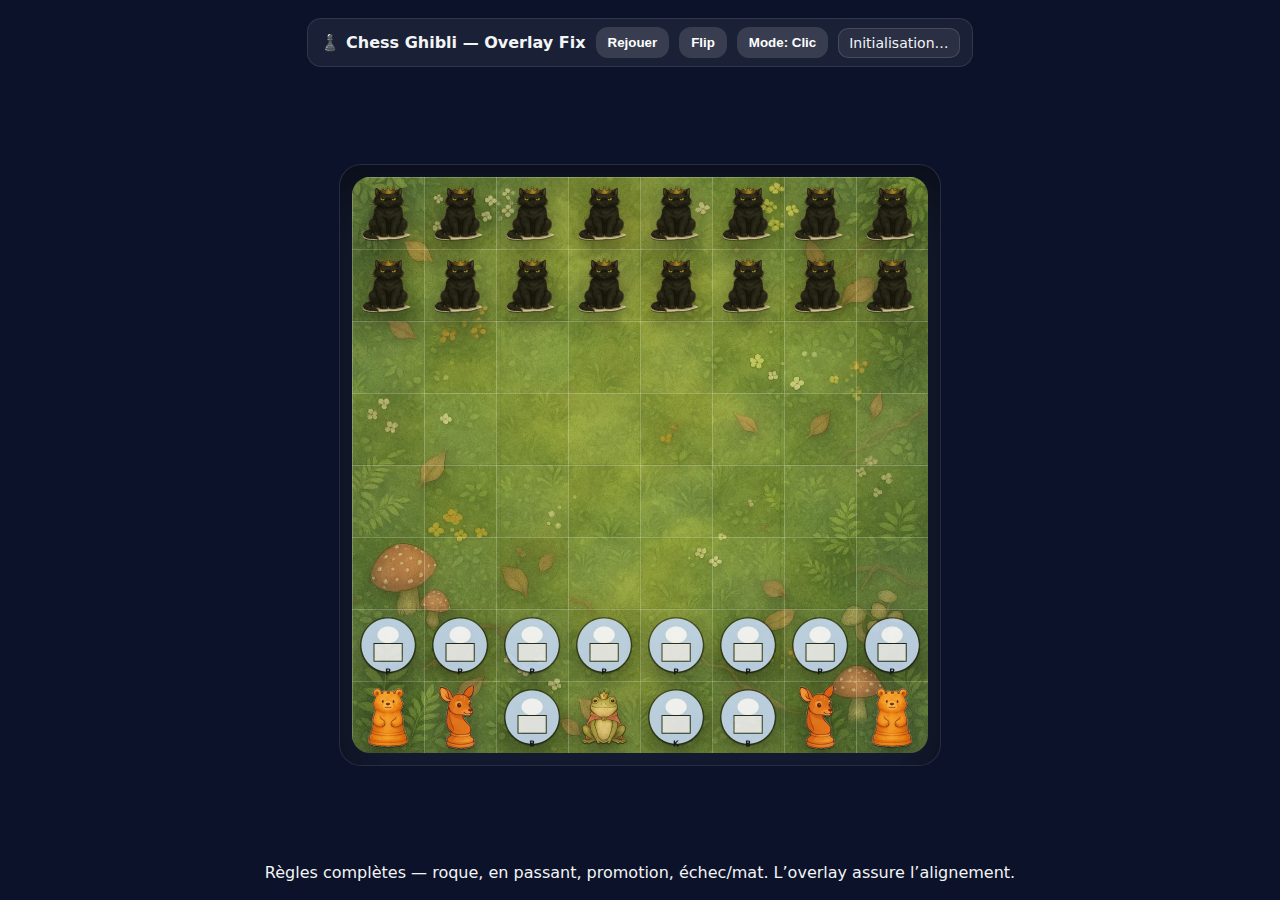
<file: index.html>
<!doctype html>
<html lang="fr">
<head>
<meta charset="utf-8"/>
<meta name="viewport" content="width=device-width,initial-scale=1,maximum-scale=1,user-scalable=no"/>
<title>Chess Ghibli — Overlay Fix</title>
<style>
  :root{ --sq:min(11vmin,12vw,8vh); --grid:rgba(255,255,255,.22); --maskL:rgba(255,255,255,.30); --maskD:rgba(0,0,0,.30); }
  *{box-sizing:border-box} html,body{height:100%}
  body{margin:0;background:#0b1229;color:#f3f4f6;font-family:system-ui,Segoe UI,Roboto,sans-serif;overflow:hidden}
  .app{height:100%;display:grid;grid-template-rows:auto 1fr auto;gap:12px;align-items:center;justify-items:center;padding:clamp(10px,2vmin,18px)}
  header{display:flex;gap:10px;align-items:center;background:#ffffff10;border:1px solid #ffffff1a;border-radius:14px;padding:8px 12px;flex-wrap:wrap}
  button{border:0;border-radius:12px;background:#ffffff22;color:#fff;padding:8px 12px;font-weight:600;cursor:pointer}
  button:hover{background:#ffffff33}
  .stageWrap{position:relative;display:grid;place-items:center;padding:12px;border-radius:22px;background:#ffffff0a;border:1px solid #ffffff14;box-shadow:0 30px 60px #0007 inset}
  .stage{position:relative;width:calc(var(--sq)*8);height:calc(var(--sq)*8);border-radius:18px;overflow:hidden;isolation:isolate}
  .bg{position:absolute;inset:0;background:url('assets/forest/forest-background-light.webp') center/cover no-repeat;filter:saturate(1) contrast(1.02)}
  /* TRUE grid overlay (fixed to 8x8), independent of background */
  .grid{position:absolute;inset:0;z-index:2;pointer-events:none;
        background:
          linear-gradient(to right,var(--grid) 1px,transparent 1px) 0 0/ calc(100%/8) 100%,
          linear-gradient(to bottom,var(--grid) 1px,transparent 1px) 0 0/ 100% calc(100%/8);}
  /* Light/Dark mask for readability over any background */
  .mask{position:absolute;inset:0;z-index:1;display:grid;grid-template-columns:repeat(8,1fr);grid-template-rows:repeat(8,1fr);pointer-events:none}
  .sq{opacity:.18}
  .sq.light{background:radial-gradient(160% 160% at 50% 50%,var(--maskL) 0%,transparent 70%)}
  .sq.dark{ background:radial-gradient(160% 160% at 50% 50%,var(--maskD) 0%,transparent 70%)}
  /* Cells layer for pieces */
  .board{position:absolute;inset:0;z-index:3;display:grid;grid-template-columns:repeat(8,1fr);grid-template-rows:repeat(8,1fr)}
  .cell{position:relative;display:grid;place-items:center}
  .piece{width:88%;height:88%;object-fit:contain;filter:drop-shadow(0 1px 0 #0006) drop-shadow(0 10px 12px #0006);touch-action:none}
  .hint{position:absolute;width:24%;height:24%;border-radius:999px;background:#fff;opacity:.92;box-shadow:0 0 0 6px #0003 inset}
  .selected{outline:3px solid #d1a325;border-radius:12px}
  .status{font-size:14px;background:#ffffff12;border:1px solid #ffffff22;border-radius:10px;padding:6px 10px}
</style>
</head>
<body>
<div class="app">
  <header>
    <strong>♟️ Chess Ghibli — Overlay Fix</strong>
    <button id="btnNew">Rejouer</button>
    <button id="btnFlip">Flip</button>
    <button id="btnMode">Mode: Clic</button>
    <div class="status" id="status">Initialisation…</div>
  </header>
  <div class="stageWrap">
    <div class="stage">
      <div class="bg"></div>
      <div class="mask" id="mask"></div>
      <div class="grid"></div>
      <div class="board" id="board"></div>
    </div>
  </div>
  <footer>Règles complètes — roque, en passant, promotion, échec/mat. L’overlay assure l’alignement.</footer>
</div>

<script>
/*** ------- Engine (full rules) ------- ***/
const F=['a','b','c','d','e','f','g','h'], R=['1','2','3','4','5','6','7','8'], W='w', B='b', E=null;
const sq=(f,r)=>F[f]+R[r], pos=s=>({f:s.charCodeAt(0)-97, r:s.charCodeAt(1)-49}), inb=(f,r)=>f>=0&&f<8&&r>=0&&r<8, cl=o=>JSON.parse(JSON.stringify(o));
function start(){ const e=E, P=t=>c=>({type:t,color:c});
  return {board:[[P('r')(B),P('n')(B),P('b')(B),P('q')(B),P('k')(B),P('b')(B),P('n')(B),P('r')(B)],
                 [P('p')(B),P('p')(B),P('p')(B),P('p')(B),P('p')(B),P('p')(B),P('p')(B),P('p')(B)],
                 [e,e,e,e,e,e,e,e],[e,e,e,e,e,e,e,e],[e,e,e,e,e,e,e,e],[e,e,e,e,e,e,e,e],
                 [P('p')(W),P('p')(W),P('p')(W),P('p')(W),P('p')(W),P('p')(W),P('p')(W),P('p')(W)],
                 [P('r')(W),P('n')(W),P('b')(W),P('q')(W),P('k')(W),P('b')(W),P('n')(W),P('r')(W)]],
          turn:W, castling:{w:{K:true,Q:true}, b:{K:true,Q:true}}, ep:null, half:0, full:1};
}
function get(st,s){const {f,r}=pos(s);return st.board[7-r][f]}
function set(st,sq,v){const{f,r}=pos(sq);st.board[7-r][f]=v}
function ksq(st,c){for(let r=0;r<8;r++)for(let f=0;f<8;f++){const p=st.board[r][f];if(p&&p.type==='k'&&p.color===c)return sq(f,7-r)}return null}
function dirs(t){const d=[];if(t==='b'||t==='q')d.push([1,1],[1,-1],[-1,1],[-1,-1]);if(t==='r'||t==='q')d.push([1,0],[-1,0],[0,1],[0,-1]);return d}
function psColor(st,c){const m=[];for(let r=0;r<8;r++)for(let f=0;f<8;f++){const p=st.board[r][f];if(p&&p.color===c)m.push(...psSquare(st,sq(f,7-r)))}return m}
function attacks(st,byColor,target){return psColor(st,byColor).some(m=>m.to===target)}
function psSquare(st,from){const p=get(st,from);if(!p)return[];const res=[];const{f,r}=pos(from);
  const add=(to,spec)=>{const t=get(st,to);if(!t||t.color!==p.color)res.push({from,to,piece:p.type,spec})}
  if(p.type==='p'){const dir=p.color===W?1:-1;const sr=p.color===W?1:6;let nf=f,nr=r+dir,to=sq(nf,nr);
    if(inb(nf,nr)&&!get(st,to)){add(to);if(r===sr){nr=r+2*dir;to=sq(nf,nr);if(!get(st,to))add(to,{double:true})}}
    for(const df of[-1,1]){nf=f+df;nr=r+dir;if(inb(nf,nr)){to=sq(nf,nr);const t=get(st,to);if(t&&t.color!==p.color)add(to)}}
    if(st.ep){const ep=pos(st.ep);if(Math.abs(ep.f-f)===1&&ep.r===r+dir)add(st.ep,{enpassant:true})}}
  else if(p.type==='n'){const J=[[1,2],[2,1],[2,-1],[1,-2],[-1,-2],[-2,-1],[-2,1],[-1,2]];for(const[dF,dR] of J){const nf=f+dF,nr=r+dR;if(inb(nf,nr))add(sq(nf,nr))}}
  else if(p.type==='k'){for(let df=-1;df<=1;df++)for(let dr=-1;dr<=1;dr++){if(!df&&!dr)continue;const nf=f+df,nr=r+dr;if(inb(nf,nr))add(sq(nf,nr))}
    const side=p.color, rank=(side===W)?0:7, opp=(side===W)?B:W;
    if(!attacks(st,opp,from)){
      if(st.castling[side].K){const t1=sq(5,rank),t2=sq(6,rank); if(!get(st,t1)&&!get(st,t2)&&!attacks(st,opp,t1)&&!attacks(st,opp,t2)) add(t2,{castle:'K'})}
      if(st.castling[side].Q){const c1=sq(3,rank),c2=sq(2,rank),c3=sq(1,rank); if(!get(st,c1)&&!get(st,c2)&&!get(st,c3)&&!attacks(st,opp,c1)&&!attacks(st,opp,c2)) add(c2,{castle:'Q'})}
    }}
  else{for(const[dF,dR] of dirs(p.type)){let nf=f+dF,nr=r+dR;while(inb(nf,nr)){const to=sq(nf,nr),t=get(st,to);add(to);if(t)break;nf+=dF;nr+=dR}}}
  return res;
}
function make(st,m){const S=cl(st);const p=get(S,m.from);
  if(m.spec&&m.spec.enpassant){const {f,r}=pos(m.to);const dir=p.color===W?-1:1;set(S,sq(f,r+dir),E)}
  if(m.spec&&m.spec.castle){const rk=(p.color===W)?0:7;if(m.spec.castle==='K'){const rf=sq(7,rk),rt=sq(5,rk);const rook=get(S,rf);set(S,rf,E);set(S,rt,rook)}else{const rf=sq(0,rk),rt=sq(3,rk);const rook=get(S,rf);set(S,rf,E);set(S,rt,rook)}}
  const captured=get(S,m.to); set(S,m.from,E); set(S,m.to,{type:p.type,color:p.color});
  const toR=pos(m.to).r; if(p.type==='p'&&(toR===7||toR===0)) set(S,m.to,{type:m.promotion||'q',color:p.color});
  function touch(fromSq,piece){const side=piece.color,rk=(side===W)?'1':'8'; if(piece.type==='k'){S.castling[side].K=false;S.castling[side].Q=false}
    else if(piece.type==='r'){if(fromSq==='h'+rk)S.castling[side].K=false;if(fromSq==='a'+rk)S.castling[side].Q=false}}
  touch(m.from,p); if(captured){const t=m.to; if(t==='h1')S.castling.w.K=false; if(t==='a1')S.castling.w.Q=false; if(t==='h8')S.castling.b.K=false; if(t==='a8')S.castling.b.Q=false}
  S.ep=null; if(p.type==='p'&&m.spec&&m.spec.double){const f=pos(m.from),t=pos(m.to); S.ep=sq(f.f,(f.r+t.r)/2)}
  S.turn=(S.turn===W)?B:W; if(S.turn===W)S.full++; return S;
}
function inCheck(st,c){const ks=ksq(st,c);const opp=(c===W)?B:W;return attacks(st,opp,ks)}
function legalFrom(st,from){const p=get(st,from);if(!p||p.color!==st.turn)return[];const ps=psSquare(st,from),out=[];for(const m of ps){const tmp=cl(st);m.captured=get(tmp,m.to)?.type||(m.spec&&m.spec.enpassant?'p':undefined);const after=make(tmp,m);if(!inCheck(after,p.color))out.push(m)}return out}
function allLegal(st){const L=[];for(let r=0;r<8;r++)for(let f=0;f<8;f++){const p=st.board[r][f];if(p&&p.color===st.turn)L.push(...legalFrom(st,sq(f,7-r)))}return L}
function outcome(st){const L=allLegal(st),chk=inCheck(st,st.turn);if(L.length===0){if(chk)return{type:'checkmate',winner:(st.turn===W?B:W)};return{type:'stalemate'}}return null}
function Game(){let st=start();return{
  reset(){st=start()}, state(){return cl(st)}, board(){return st.board.map(r=>r.map(p=>p?{type:p.type,color:p.color}:null))}, get(s){return get(st,s)},
  moves(o){if(!o||!o.square)return[];return legalFrom(st,o.square).map(m=>({from:m.from,to:m.to,spec:m.spec}))},
  all(){return allLegal(st)}, inCheck(c){return inCheck(st,c)}, move(m){const L=legalFrom(st,m.from).find(x=>x.to===m.to);if(!L)return null;
    const P=get(st,m.from);const toR=pos(m.to).r;if(P.type==='p'&&(toR===7||toR===0))L.promotion=m.promotion||'q'; st=make(st,L); return {ok:true,outcome:outcome(st)};}
}}

/*** ------- UI ------- ***/
const files=F,ranks=R; let orientation='white';
const game=new Game(); const board=document.getElementById('board'); const mask=document.getElementById('mask'); const status=document.getElementById('status');
let mode='click'; const btnMode=document.getElementById('btnMode');
const mapW={k:'king-cat.webp',q:'queen-frog.webp',b:'bishop-owl.webp',n:'knight-deer.webp',r:'rook-bear.webp',p:'pawn-mouse.webp'};
const mapB={k:'king-cat.webp',q:'queen-frog.webp',b:'bishop-owl.webp',n:'knight-deer.webp',r:'rook-bear.webp',p:'pawn-mouse.webp'};
const asset=(c,t)=>`assets/pieces/${c==='w'?'white':'black'}/${(c==='w'?mapW:mapB)[t]}`;
function isLight(S){const f=S.charCodeAt(0)-97,r=S.charCodeAt(1)-49;return((f+r)%2)===1}
function order(){const a=[];for(let r=7;r>=0;r--)for(let f=0;f<8;f++)a.push(files[f]+ranks[r]);return(orientation==='black')?a.reverse():a}
function pieceAt(bs,S){const f=files.indexOf(S[0]),r=ranks.indexOf(S[1]);return bs[7-r]?.[f]||null}

function renderMask(){ mask.innerHTML=''; for(const S of order()){ const d=document.createElement('div'); d.className='sq '+(isLight(S)?'light':'dark'); mask.appendChild(d); }}

function render(){
  board.innerHTML='';
  const bs=game.board();
  for(const S of order()){
    const cell=document.createElement('div'); cell.className='cell'; cell.dataset.square=S;
    const P=pieceAt(bs,S);
    if(P){
      const img=new Image(); img.className='piece'; img.alt=(P.color==='w'?'White ':'Black ')+P.type; img.src=asset(P.color,P.type); img.dataset.square=S;
      cell.appendChild(img);
      if(mode==='drag'){ img.style.cursor='grab'; img.addEventListener('pointerdown',ev=>onDragStart(ev,S),{passive:false}); }
    }
    if(mode==='click'){ cell.addEventListener('click', onCellClick, {passive:true}); }
    board.appendChild(cell);
  }
  renderMask(); updateStatus();
}

let selected=null, legal=[];
function clearHL(){ document.querySelectorAll('.cell').forEach(c=>c.classList.remove('selected')); document.querySelectorAll('.cell .hint').forEach(h=>h.remove()); }
function hints(){ legal.forEach(m=>{ const el=document.querySelector('.cell[data-square="'+m.to+'"]'); if(!el) return; const d=document.createElement('div'); d.className='hint'; el.appendChild(d); }); }
function onCellClick(e){
  const S=e.currentTarget.dataset.square, P=game.get(S), own=P&&P.color===game.state().turn;
  if(selected){
    const mv=legal.find(x=>x.to===S);
    if(mv){ game.move({from:selected,to:S,promotion:'q'}); selected=null; legal=[]; clearHL(); render(); return; }
    if(own){ selected=S; legal=game.moves({square:S}); clearHL(); document.querySelector('.cell[data-square="'+S+'"]').classList.add('selected'); hints(); }
    else { selected=null; legal=[]; clearHL(); }
    return;
  }
  if(own){ selected=S; legal=game.moves({square:S}); clearHL(); document.querySelector('.cell[data-square="'+S+'"]').classList.add('selected'); hints(); }
}

// Drag & drop (optional)
let drag={active:false,from:null,ghost:null,moves:[]};
function onDragStart(ev,S){
  ev.preventDefault();
  const piece=game.get(S); if(!piece||piece.color!==game.state().turn) return;
  drag.active=true; drag.from=S; drag.moves=game.moves({square:S});
  clearHL(); document.querySelector('.cell[data-square="'+S+'"]')?.classList.add('selected'); hints();
  const img=ev.currentTarget, g=img.cloneNode(true);
  g.style.position='fixed'; g.style.left='0'; g.style.top='0'; g.style.width='min(12vmin,80px)'; g.style.height='min(12vmin,80px)';
  g.style.pointerEvents='none'; g.style.zIndex='9999'; g.style.transform='translate(-50%,-50%)'; document.body.appendChild(g); drag.ghost=g;
  moveGhost(ev.clientX,ev.clientY); window.addEventListener('pointermove', onDragMove, {passive:false}); window.addEventListener('pointerup', onDragEnd, {passive:false});
}
function moveGhost(x,y){ if(!drag.ghost) return; drag.ghost.style.left=x+'px'; drag.ghost.style.top=y+'px'; }
function onDragMove(ev){ ev.preventDefault(); moveGhost(ev.clientX,ev.clientY); }
function onDragEnd(ev){
  ev.preventDefault(); window.removeEventListener('pointermove', onDragMove); window.removeEventListener('pointerup', onDragEnd);
  if(!drag.active) return;
  const el=document.elementFromPoint(ev.clientX,ev.clientY); const cell=el && el.closest ? el.closest('.cell') : null;
  const to=cell ? cell.dataset.square : null; const m=drag.moves.find(x=>x.to===to);
  if(m){ game.move({from:drag.from,to:to,promotion:'q'}) }
  drag.active=false; drag.from=null; drag.moves=[]; if(drag.ghost&&drag.ghost.parentNode) drag.ghost.parentNode.removeChild(drag.ghost); drag.ghost=null; clearHL(); render();
}

function updateStatus(){
  const st=game.state(); let t=`Au trait : ${st.turn==='w'?'Blancs':'Noirs'}`;
  const L=game.all(); if(L.length===0){ if(game.inCheck(st.turn)) t=`Échec et mat — ${st.turn==='w'?'Noirs':'Blancs'} gagnent`; else t='Pat — partie nulle'; }
  else if(game.inCheck(st.turn)) t+=' — Échec !';
  status.textContent=t;
}

// Controls
document.getElementById('btnNew').addEventListener('click', ()=>{ game.reset(); selected=null; legal=[]; clearHL(); render(); });
document.getElementById('btnFlip').addEventListener('click', ()=>{ orientation=(orientation==='white')?'black':'white'; selected=null; legal=[]; clearHL(); render(); });
btnMode.addEventListener('click', ()=>{ mode=(mode==='click')?'drag':'click'; btnMode.textContent='Mode: '+(mode==='click'?'Clic':'Drag'); render(); });

render();
</script>
</body>
</html>
</file>
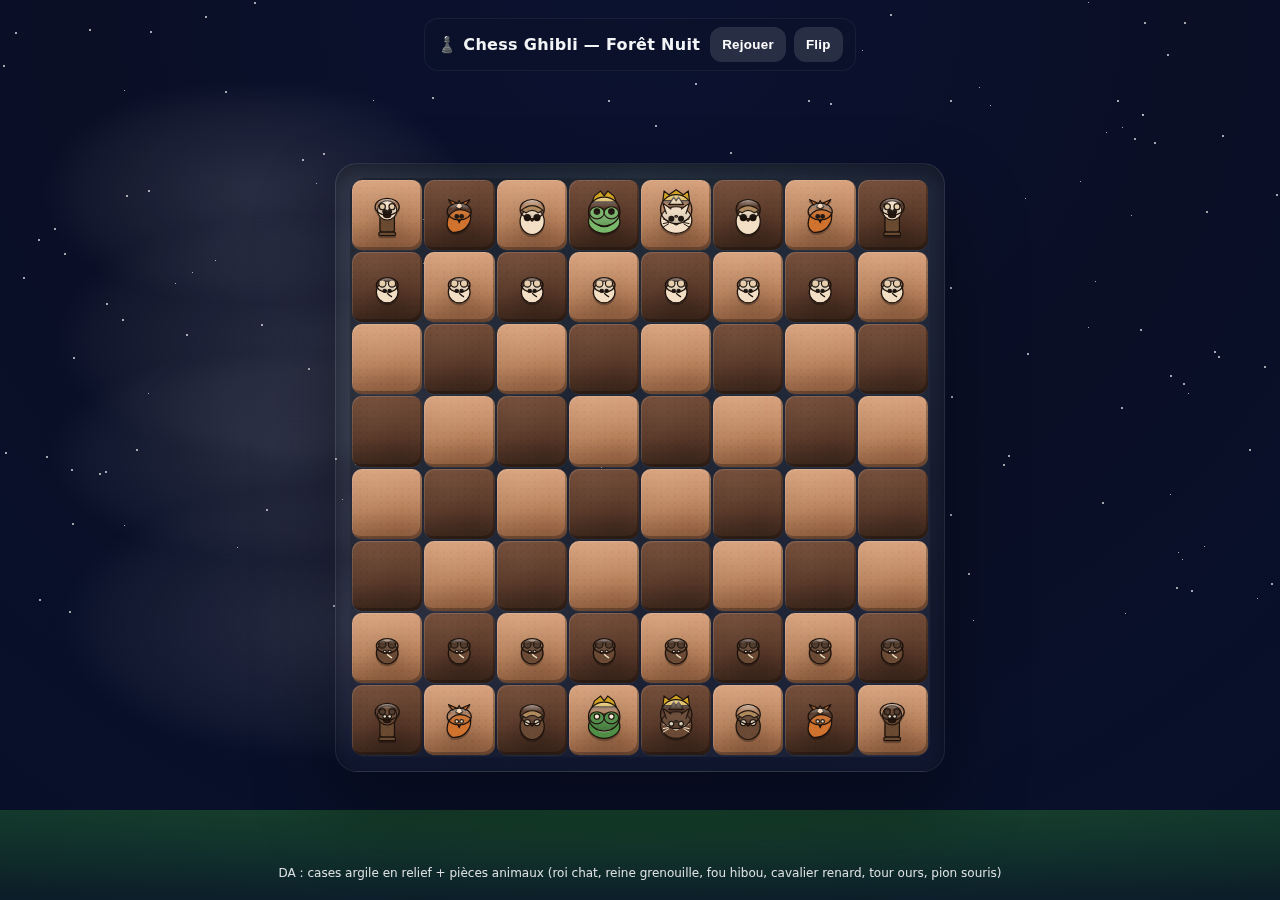
<file: chess-ghibli-index-animals-relief.html>
<!doctype html>
<html lang="fr">
  <head>
    <meta charset="UTF-8" />
    <meta name="viewport" content="width=device-width,initial-scale=1,maximum-scale=1,user-scalable=no"/>
    <title>Chess Ghibli — Forêt Nuit (Animaux + Relief)</title>
    <style>
      :root {
        --sq: calc(min(11.5vmin, 12.5vw, 7.8vh));
        --gap: 2px;
        --rad: 10px;

        /* Palette "Terre / Argile" */
        --light-clay: #b8835e;  /* clair argile */
        --light-clay-hi: #d8a37e;
        --light-clay-lo: #8f5f41;

        --dark-umber: #5a3a2a;  /* sombre terre */
        --dark-umber-hi: #724c38;
        --dark-umber-lo: #3b261c;

        /* Métal doré pour sélections */
        --gold: #d1a325;
      }

      * { box-sizing: border-box }
      html, body { height: 100% }
      body {
        margin: 0;
        font-family: ui-rounded, system-ui, -apple-system, Segoe UI, Roboto, sans-serif;
        background:
          radial-gradient(110% 150% at 50% 0%, #0b1230 0%, #0a0f26 40%, #08102a 70%, #060c21 100%);
        color: #f3f4f6;
        overflow: hidden;
      }

      .app { position: relative; display: grid; grid-template-rows: auto 1fr auto; gap: 12px; height: 100%;
             align-items: center; justify-items: center; padding: clamp(10px, 2vmin, 18px) }
      .header { position:relative; z-index:3; display:flex; align-items:center; gap:10px; padding:8px 12px;
                background: rgba(10,17,40,.45); border:1px solid rgba(255,255,255,.06);
                border-radius:14px; backdrop-filter: blur(6px); max-width: 96vw }
      .brand { font-weight:700; letter-spacing:.3px; white-space:nowrap; overflow:hidden; text-overflow:ellipsis }
      .controls { display:flex; gap:8px; z-index:3; flex-wrap:wrap }
      button { cursor:pointer; border:none; padding:10px 12px; border-radius:12px;
               background: rgba(255,255,255,.12); color:#fff; font-weight:600; letter-spacing:.3px }
      button:hover { background: rgba(255,255,255,.2) }

      .board-wrap {
        position:relative; z-index:2; padding: 14px; border-radius: 22px;
        background:
          radial-gradient(120% 140% at 50% 0%, rgba(90,120,100,.22), transparent 70%),
          linear-gradient(180deg, rgba(255,255,255,.06), rgba(255,255,255,.03));
        border: 1px solid rgba(255,255,255,.06);
        box-shadow: 0 40px 80px rgba(0,0,0,.35), 0 8px 18px rgba(0,0,0,.35) inset;
      }

      .board {
        display: grid;
        grid-template-columns: repeat(8, var(--sq));
        grid-template-rows: repeat(8, var(--sq));
        gap: var(--gap);
        background: linear-gradient(135deg, rgba(0,0,0,.28), rgba(255,255,255,.06));
        padding: var(--gap);
        border-radius: calc(var(--rad) + 6px);
        position: relative; overflow: hidden; touch-action: manipulation;
      }
      .board::after {
        content: ""; position: absolute; inset: 0;
        background-image: radial-gradient(rgba(0,0,0,.08) 1px, transparent 1px);
        background-size: 7px 7px; mix-blend-mode: overlay; pointer-events: none;
      }

      /* Relief des cases : biseaux + reflets + ombres internes */
      .square {
        width: var(--sq); height: var(--sq); display: grid; place-items: center; position: relative;
        border-radius: var(--rad);
        overflow: hidden;
        box-shadow:
          inset 1px 1px 0 rgba(255,255,255,.12),
          inset -2px -3px 0 rgba(0,0,0,.25),
          0 1px 0 rgba(255,255,255,.06);
      }
      .square.light {
        background:
          linear-gradient(180deg, var(--light-clay-hi), var(--light-clay) 60%, var(--light-clay-lo));
      }
      .square.dark {
        background:
          linear-gradient(180deg, var(--dark-umber-hi), var(--dark-umber) 60%, var(--dark-umber-lo));
      }
      .square::before {
        content:""; position:absolute; inset:0;
        background:
          radial-gradient(90% 120% at 30% 20%, rgba(255,255,255,.09), transparent 55%),
          radial-gradient(120% 80% at 70% 80%, rgba(0,0,0,.16), transparent 55%);
        mix-blend-mode: soft-light; pointer-events:none;
      }

      /* Indices et sélection */
      .square .hint {
        position:absolute; width:22%; height:22%; border-radius: 999px;
        background: rgba(255,255,255,.82);
        box-shadow: 0 0 0 6px rgba(255,255,255,.14) inset;
      }
      .square.selected {
        outline: 3px solid rgba(209,163,37,.95);
        box-shadow: inset 0 0 0 2px rgba(255,255,255,.14), 0 0 0 1px rgba(0,0,0,.4);
        z-index:2;
      }

      /* Pièces animales détaillées + relief (ombres et reflets) */
      .piece {
        width: 86%; height: 86%;
        user-select: none; touch-action: manipulation;
        filter: drop-shadow(0 2px 0 rgba(0,0,0,.25)) drop-shadow(0 8px 12px rgba(0,0,0,.18));
      }

      .sky { position: fixed; inset: 0; overflow: hidden; pointer-events: none }
      .stars { position: absolute; width: 100%; height: 100% }
      .star { position: absolute; width: 2px; height: 2px; background: #fff; border-radius: 999px;
              opacity: .85; animation: twinkle 3.5s infinite ease-in-out }
      @keyframes twinkle { 0%,100% { opacity: .3 } 50% { opacity: 1 } }
      .cloud { position: absolute; top: 10%; width: 40vw; height: 16vw;
               background: radial-gradient(60% 80% at 50% 50%, rgba(255,255,255,.13), rgba(255,255,255,.03) 60%, transparent 70%);
               filter: blur(10px); border-radius: 50%; animation: drift 140s linear infinite }
      .cloud.c2 { top: 25%; width: 50vw; height: 18vw; animation-duration: 180s; animation-delay: -20s }
      .cloud.c3 { top: 40%; width: 45vw; height: 15vw; animation-duration: 160s; animation-delay: -60s }
      .cloud.c4 { top: 55%; width: 55vw; height: 20vw; animation-duration: 200s; animation-delay: -100s }
      @keyframes drift { from { transform: translateX(55vw) } to { transform: translateX(-120vw) } }
      .grass { position: fixed; left: 0; right: 0; bottom: -6vh; height: 16vh;
               background: radial-gradient(80% 80% at 50% 0%, rgba(26,77,46,.55), rgba(26,77,46,.1) 60%, transparent 85%),
                           linear-gradient(180deg, rgba(26,77,46,.65), rgba(6,20,16,0.0));
               filter: blur(.6px); pointer-events: none; z-index: 1 }
      .footer { position: relative; z-index: 3; opacity: .9; font-size: 12px; text-align: center; padding: 2px 8px }

      @media (max-width: 380px), (max-height: 640px) {
        :root { --sq: calc(min(10.4vmin, 12vw, 7.2vh)) }
        .header { gap: 6px; padding: 6px 8px }
        .brand { font-size: 14px }
        button { padding: 8px 10px; font-size: 14px }
      }
    </style>
  </head>
  <body>
    <div class="app">
      <header class="header">
        <span class="brand">♟️ Chess Ghibli — Forêt Nuit</span>
        <div class="controls">
          <button id="btnNew" aria-label="Rejouer">Rejouer</button>
          <button id="btnFlip" aria-label="Inverser l'échiquier">Flip</button>
        </div>
      </header>
      <main class="board-wrap">
        <div id="board" class="board" aria-label="Échiquier"></div>
      </main>
      <div class="grass"></div>
      <footer class="footer">DA : cases argile en relief + pièces animaux (roi chat, reine grenouille, fou hibou, cavalier renard, tour ours, pion souris)</footer>
      <div class="sky" aria-hidden="true">
        <div class="stars" id="stars"></div>
        <div class="cloud c1"></div><div class="cloud c2"></div><div class="cloud c3"></div><div class="cloud c4"></div>
      </div>
    </div>

    <!-- Moteur lite offline -->
    <script>
      (function(w){
        function idx(sq){ var f=sq.charCodeAt(0)-97, r=sq.charCodeAt(1)-49; return {f,r}; }
        function inb(f,r){ return f>=0&&f<8&&r>=0&&r<8; }
        function startBoard(){
          var e=null,W='w',B='b';
          var P=(c)=>({type:'p',color:c}), R=(c)=>({type:'r',color:c}), N=(c)=>({type:'n',color:c}), Bf=(c)=>({type:'b',color:c}), Q=(c)=>({type:'q',color:c}), K=(c)=>({type:'k',color:c});
          return [
            [R(W),N(W),Bf(W),Q(W),K(W),Bf(W),N(W),R(W)],
            [P(W),P(W),P(W),P(W),P(W),P(W),P(W),P(W)],
            [e,e,e,e,e,e,e,e],
            [e,e,e,e,e,e,e,e],
            [e,e,e,e,e,e,e,e],
            [e,e,e,e,e,e,e,e],
            [P(B),P(B),P(B),P(B),P(B),P(B),P(B),P(B)],
            [R(B),N(B),Bf(B),Q(B),K(B),Bf(B),N(B),R(B)]
          ];
        }
        function sqOf(f,r){ return String.fromCharCode(97+f)+String.fromCharCode(49+r); }
        function pieceAt(b,sq){ var p=idx(sq); return b[7-p.r][p.f]; }
        function setAt(b,sq,val){ var p=idx(sq); b[7-p.r][p.f]=val; }
        function genMoves(b,turn,sq){
          var p=pieceAt(b,sq); if(!p || p.color!==turn) return [];
          var res=[], f=idx(sq).f, r=idx(sq).r, dr,df,nf,nr,t,target;
          function add(to){ var tpiece=pieceAt(b,to); res.push({from:sq,to:to,captured:tpiece?tpiece.type:undefined,piece:p.type}); }
          if(p.type==='p'){
            var dir = (p.color==='w')?+1:-1;
            var startRank = (p.color==='w')?1:6;
            var nf=f, nr=r+dir, t=sqOf(nf,nr);
            if(inb(nf,nr) && !pieceAt(b,t)){ res.push({from:sq,to:t,piece:p.type});
              if(r===startRank){ nr=r+2*dir; t=sqOf(nf,nr); if(!pieceAt(b,t)) res.push({from:sq,to:t,piece:p.type}); }
            }
            for(df of [-1,1]){
              nf=f+df; nr=r+dir;
              if(inb(nf,nr)){ t=sqOf(nf,nr); target=pieceAt(b,t); if(target && target.color!==p.color) add(t); }
            }
          } else if(p.type==='n'){
            var jumps=[[1,2],[2,1],[2,-1],[1,-2],[-1,-2],[-2,-1],[-2,1],[-1,2]];
            for(var k=0;k<jumps.length;k++){ nf=f+jumps[k][0]; nr=r+jumps[k][1];
              if(!inb(nf,nr)) continue; t=sqOf(nf,nr); target=pieceAt(b,t);
              if(!target || target.color!==p.color) add(t);
            }
          } else if(p.type==='k'){
            for(df=-1;df<=1;df++){ for(dr=-1;dr<=1;dr++){
              if(df===0 && dr===0) continue; nf=f+df; nr=r+dr;
              if(!inb(nf,nr)) continue; t=sqOf(nf,nr); target=pieceAt(b,t);
              if(!target || target.color!==p.color) add(t);
            }}
          } else {
            var dirs=[];
            if(p.type==='b'||p.type==='q') dirs.push([1,1],[1,-1],[-1,1],[-1,-1]);
            if(p.type==='r'||p.type==='q') dirs.push([1,0],[-1,0],[0,1],[0,-1]);
            for(var d=0;d<dirs.length;d++){
              df=dirs[d][0]; dr=dirs[d][1]; nf=f+df; nr=r+dr;
              while(inb(nf,nr)){
                t=sqOf(nf,nr); target=pieceAt(b,t);
                if(!target){ add(t); } else { if(target.color!==p.color) add(t); break; }
                nf+=df; nr+=dr;
              }
            }
          }
          return res;
        }
        function Board(){
          var b=startBoard(), turn='w';
          return {
            board: function(){ return b.map(row=>row.map(p=>p?{type:p.type,color:p.color}:null)); },
            reset: function(){ b=startBoard(); turn='w'; },
            turn: function(){ return turn; },
            get: function(sq){ return pieceAt(b,sq); },
            moves: function(opts){ var sq=opts && opts.square; if(!sq) return []; return genMoves(b,turn,sq).map(m=>({from:m.from,to:m.to,verbose:true})); },
            move: function(m){
              var legal = genMoves(b,turn,m.from).find(x=>x.to===m.to);
              if(!legal) return null;
              var P = pieceAt(b,m.from);
              var to = m.to;
              var r = idx(to).r;
              if(P.type==='p' && ((P.color==='w' && r===7) || (P.color==='b' && r===0))){
                setAt(b,m.from,null); setAt(b,to,{type:(m.promotion||'q'),color:P.color}); turn = (turn==='w')?'b':'w'; return {flags:'p'};
              }
              setAt(b,m.from,null); setAt(b,to,P); turn = (turn==='w')?'b':'w'; return {};
            }
          };
        }
        w.Chess = Board;
      })(window);
    </script>

    <!-- Pièces animales détaillées -->
    <script>
      (function(){
        const STROKE = '#1c120c';

        function wrap(g){ return '<svg viewBox="0 0 100 100" class="piece" xmlns="http://www.w3.org/2000/svg">'+g+'</svg>'; }
        function gloss(id){ return `<defs>
            <linearGradient id="${id}-face" x1="0" y1="0" x2="0" y2="1">
              <stop offset="0%" stop-color="rgba(255,255,255,.55)"/>
              <stop offset="35%" stop-color="rgba(255,255,255,.0)"/>
              <stop offset="100%" stop-color="rgba(0,0,0,.18)"/>
            </linearGradient>
          </defs>`; }

        window.pieceSVG = function(code){
          if (!code) return "";
          const side = code[0] === 'w' ? 'w' : 'b';
          const type = code[1].toLowerCase();

          // Pelage / peau : clair pour blancs, brun pour noirs
          const FUR  = side==='w' ? '#f2dfc6' : '#6a4a35';
          const FUR2 = side==='w' ? '#e6cdaa' : '#4e3727';
          const EYE  = side==='w' ? '#1b120d' : '#f7ead2';
          const PINK = side==='w' ? '#e7b9b9' : '#9a6b6b';
          const GOLD = '#d1a325';
          const GREEN = side==='w' ? '#7ab86b' : '#4f8f46';

          // ROI = CHAT (couronne)
          if (type==='k'){
            const id='cat'+side+Math.random().toString(36).slice(2,6);
            return wrap(`
              ${gloss(id)}
              <g stroke="${STROKE}" stroke-width="2">
                <polygon points="38,16 50,8 62,16 70,10 72,26 28,26 30,10" fill="${GOLD}" />
                <g>
                  <ellipse cx="50" cy="58" rx="26" ry="22" fill="${FUR}"/>
                  <path d="M34 48 L28 30 L42 40" fill="${FUR}"/>
                  <path d="M66 48 L72 30 L58 40" fill="${FUR}"/>
                  <polygon points="38,32 46,20 50,26 54,20 62,32" fill="${FUR2}" />
                  <circle cx="42" cy="56" r="4" fill="${EYE}" />
                  <circle cx="58" cy="56" r="4" fill="${EYE}" />
                  <path d="M46 64 Q50 68 54 64" stroke="${EYE}" stroke-width="2" fill="none"/>
                  <path d="M38 60 l-10 -4 M38 62 l-10 2 M38 64 l-10 6" stroke="${EYE}" stroke-width="1.6"/>
                  <path d="M62 60 l10 -4 M62 62 l10 2 M62 64 l10 6" stroke="${EYE}" stroke-width="1.6"/>
                  <ellipse cx="50" cy="52" rx="2.2" ry="1.4" fill="${PINK}"/>
                </g>
                <ellipse cx="50" cy="40" rx="26" ry="24" fill="url(#${id}-face)" />
              </g>`);
          }

          // REINE = GRENOUILLE
          if (type==='q'){
            const id='frog'+side+Math.random().toString(36).slice(2,6);
            return wrap(`
              ${gloss(id)}
              <g stroke="${STROKE}" stroke-width="2">
                <polygon points="34,18 44,10 50,18 56,10 66,18 70,28 30,28" fill="${GOLD}" />
                <g>
                  <ellipse cx="50" cy="60" rx="26" ry="20" fill="${GREEN}"/>
                  <ellipse cx="38" cy="46" rx="12" ry="10" fill="${GREEN}"/>
                  <ellipse cx="62" cy="46" rx="12" ry="10" fill="${GREEN}"/>
                  <circle cx="38" cy="44" r="4.5" fill="${EYE}"/>
                  <circle cx="62" cy="44" r="4.5" fill="${EYE}"/>
                  <path d="M40 66 Q50 72 60 66" stroke="${EYE}" stroke-width="2.2" fill="none"/>
                </g>
                <ellipse cx="50" cy="44" rx="26" ry="24" fill="url(#${id}-face)" />
              </g>`);
          }

          // FOU = HIBOU
          if (type==='b'){
            const id='owl'+side+Math.random().toString(36).slice(2,6);
            return wrap(`
              ${gloss(id)}
              <g stroke="${STROKE}" stroke-width="2">
                <ellipse cx="50" cy="60" rx="20" ry="22" fill="${FUR}"/>
                <path d="M32 42 Q50 26 68 42 L60 46 Q50 38 40 46 Z" fill="#b0895a"/>
                <circle cx="42" cy="54" r="5" fill="${EYE}"/>
                <circle cx="58" cy="54" r="5" fill="${EYE}"/>
                <polygon points="50,60 46,56 54,56" fill="#d48c3c"/>
                <ellipse cx="50" cy="40" rx="20" ry="16" fill="url(#${id}-face)"/>
              </g>`);
          }

          // CAVALIER = RENARD
          if (type==='n'){
            const id='fox'+side+Math.random().toString(36).slice(2,6);
            return wrap(`
              ${gloss(id)}
              <g stroke="${STROKE}" stroke-width="2">
                <path d="M30 64 Q30 48 44 42 Q56 38 68 46 Q72 58 62 70 Q52 80 38 78 Q30 72 30 64 Z" fill="#d0732e"/>
                <polygon points="44,36 50,26 56,36 50,40" fill="#f7c79f"/>
                <polygon points="40,34 32,24 46,30" fill="#d0732e"/>
                <polygon points="60,34 68,24 54,30" fill="#d0732e"/>
                <circle cx="46" cy="52" r="3" fill="${EYE}"/>
                <circle cx="54" cy="52" r="3" fill="${EYE}"/>
                <polygon points="48,58 52,58 50,62" fill="${EYE}"/>
                <ellipse cx="50" cy="44" rx="20" ry="14" fill="url(#${id}-face)"/>
              </g>`);
          }

          // TOUR = OURS
          if (type==='r'){
            const id='bear'+side+Math.random().toString(36).slice(2,6);
            return wrap(`
              ${gloss(id)}
              <g stroke="${STROKE}" stroke-width="2">
                <rect x="38" y="52" width="24" height="26" rx="4" fill="#6a4a30"/>
                <circle cx="50" cy="42" r="16" fill="${FUR}"/>
                <circle cx="42" cy="36" r="5" fill="${FUR2}"/>
                <circle cx="58" cy="36" r="5" fill="${FUR2}"/>
                <circle cx="46" cy="44" r="3.2" fill="${EYE}"/>
                <circle cx="54" cy="44" r="3.2" fill="${EYE}"/>
                <rect x="36" y="78" width="28" height="6" rx="3" fill="#6a4a30"/>
                <ellipse cx="50" cy="50" rx="6" ry="4" fill="#2d1b12"/>
                <ellipse cx="50" cy="36" rx="20" ry="14" fill="url(#${id}-face)"/>
              </g>`);
          }

          // PION = SOURIS
          if (type==='p'){
            const id='mouse'+side+Math.random().toString(36).slice(2,6);
            return wrap(`
              ${gloss(id)}
              <g stroke="${STROKE}" stroke-width="2">
                <ellipse cx="50" cy="58" rx="18" ry="18" fill="${FUR}"/>
                <circle cx="42" cy="44" r="6" fill="${FUR2}"/>
                <circle cx="58" cy="44" r="6" fill="${FUR2}"/>
                <circle cx="46" cy="56" r="2.6" fill="${EYE}"/>
                <circle cx="54" cy="56" r="2.6" fill="${EYE}"/>
                <path d="M50 60 Q54 64 58 66" stroke="${EYE}" stroke-width="2" fill="none"/>
                <ellipse cx="50" cy="46" rx="18" ry="12" fill="url(#${id}-face)"/>
              </g>`);
          }

          return "";
        };
      })();
    </script>

    <!-- UI / rendu -->
    <script>
      (function(){
        const files = ['a','b','c','d','e','f','g','h'];
        const ranks = ['1','2','3','4','5','6','7','8'];
        let orientation = 'white';
        const game = new window.Chess();

        const boardEl = document.getElementById('board');
        const btnNew = document.getElementById('btnNew');
        const btnFlip = document.getElementById('btnFlip');
        const starsEl = document.getElementById('stars');

        // Stars
        (function makeStars(){
          let seed = 12345;
          const rnd = () => (seed = (seed * 16807) % 2147483647) / 2147483647;
          for (let i=0;i<150;i++){
            const d = document.createElement('div');
            d.className = 'star';
            d.style.left = (rnd()*100).toFixed(2) + '%';
            d.style.top = (rnd()*70).toFixed(2) + '%';
            d.style.animationDelay = (rnd()*4).toFixed(2) + 's';
            const size = 1 + Math.round(rnd()*1.5);
            d.style.width = size + 'px';
            d.style.height = size + 'px';
            starsEl.appendChild(d);
          }
        })();

        function makeSquares() {
          const list = [];
          for (let r=7; r>=0; r--) for (let f=0; f<8; f++) list.push(files[f]+ranks[r]);
          return orientation === 'black' ? list.reverse() : list;
        }

        function render() {
          boardEl.innerHTML = '';
          const squares = makeSquares();
          const state = game.board();
          squares.forEach((sq, idx) => {
            const el = document.createElement('div');
            el.className = 'square ' + (((Math.floor(idx/8)+idx)%2===0) ? 'light':'dark');
            el.setAttribute('data-square', sq);
            el.setAttribute('role', 'button');
            el.setAttribute('aria-label', sq);

            const f = files.indexOf(sq[0]);
            const r = ranks.indexOf(sq[1]);
            const p = state[7-r]?.[f] || null;
            if (p) {
              const map = {k:'K',q:'Q',r:'R',b:'B',n:'N',p:'P'};
              const code = (p.color === 'w' ? 'w':'b') + map[p.type].toUpperCase();
              el.innerHTML = window.pieceSVG(code);
            }
            el.addEventListener('click', onSquareClick, {passive:true});
            boardEl.appendChild(el);
          });
        }

        let selected = null;
        let legalMoves = [];

        function clearHighlights() {
          document.querySelectorAll('.square').forEach(s=>s.classList.remove('selected'));
          document.querySelectorAll('.square .hint').forEach(h=>h.remove());
        }

        function showHints() {
          legalMoves.forEach(m => {
            const toEl = document.querySelector('.square[data-square="'+m.to+'"]');
            if (toEl) {
              const dot = document.createElement('div');
              dot.className = 'hint';
              toEl.appendChild(dot);
            }
          });
        }

        function onSquareClick(e) {
          const sq = e.currentTarget.getAttribute('data-square');
          const piece = game.get(sq);
          const isOwn = piece && piece.color === game.turn();

          if (selected) {
            const legal = legalMoves.find(m => m.to === sq);
            if (legal) {
              game.move({ from: selected, to: sq, promotion: 'q' });
              selected = null;
              legalMoves = [];
              clearHighlights();
              render();
              return;
            }
            if (isOwn) {
              selected = sq;
              legalMoves = game.moves({ square: sq, verbose: true });
              clearHighlights();
              document.querySelector('.square[data-square="'+sq+'"]')?.classList.add('selected');
              showHints();
            } else {
              selected = null;
              legalMoves = [];
              clearHighlights();
            }
            return;
          }

          if (isOwn) {
            selected = sq;
            legalMoves = game.moves({ square: sq, verbose: true });
            clearHighlights();
            document.querySelector('.square[data-square="'+sq+'"]')?.classList.add('selected');
            showHints();
          }
        }

        btnNew.addEventListener('click', () => {
          game.reset(); selected = null; legalMoves = []; clearHighlights(); render();
        });
        btnFlip.addEventListener('click', () => {
          orientation = (orientation === 'white') ? 'black' : 'white';
          selected = null; legalMoves = []; clearHighlights(); render();
        });

        render();
      })();
    </script>
  </body>
</html>
</file>
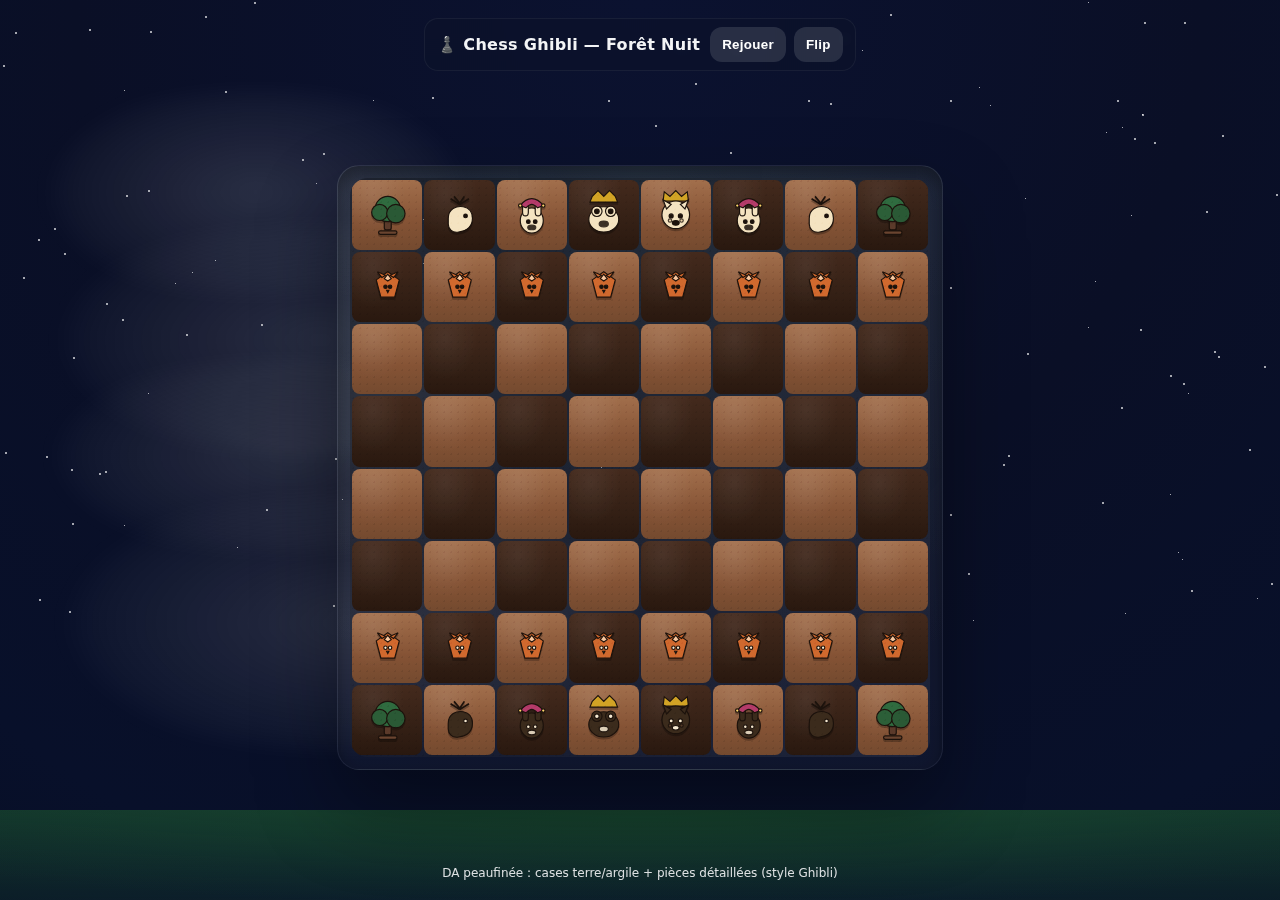
<file: index (2).html>
<!doctype html>
<html lang="fr">
  <head>
    <meta charset="UTF-8" />
    <meta name="viewport" content="width=device-width,initial-scale=1,maximum-scale=1,user-scalable=no"/>
    <title>Chess Ghibli — Forêt Nuit (DA affûtée)</title>
    <style>
      :root { --square-size: calc(min(11.5vmin, 12.5vw, 7.8vh)); --board-radius: 18px; --grid-gap: 2px; }
      *{box-sizing:border-box} html,body{height:100%}
      body{margin:0;font-family:ui-rounded,system-ui,-apple-system,Segoe UI,Roboto,sans-serif;background:radial-gradient(110% 150% at 50% 0%,#0b1230 0%,#0a0f26 40%,#08102a 70%,#060c21 100%);color:#f3f4f6;overflow:hidden}
      .app{position:relative;display:grid;grid-template-rows:auto 1fr auto;gap:12px;height:100%;align-items:center;justify-items:center;padding:clamp(10px,2vmin,18px)}
      .header{position:relative;z-index:3;display:flex;align-items:center;gap:10px;padding:8px 12px;background:rgba(10,17,40,.45);border:1px solid rgba(255,255,255,.06);border-radius:14px;backdrop-filter:blur(6px);max-width:96vw}
      .brand{font-weight:700;letter-spacing:.3px;white-space:nowrap;overflow:hidden;text-overflow:ellipsis}
      .controls{display:flex;gap:8px;z-index:3;flex-wrap:wrap}
      button{cursor:pointer;border:none;padding:10px 12px;border-radius:12px;background:rgba(255,255,255,.12);color:#fff;font-weight:600;letter-spacing:.3px}
      button:hover{background:rgba(255,255,255,.2)}
      .board-wrap{position:relative;z-index:2;padding:12px;border-radius:22px;
        background:
          radial-gradient(120% 140% at 50% 0%,rgba(90,120,100,.22),transparent 70%),
          linear-gradient(180deg,rgba(255,255,255,.06),rgba(255,255,255,.03));
        border:1px solid rgba(255,255,255,.06);
        box-shadow:0 40px 80px rgba(0,0,0,.35), 0 8px 18px rgba(0,0,0,.35) inset;
      }
      .board{
        display:grid;
        grid-template-columns:repeat(8,var(--square-size));
        grid-template-rows:repeat(8,var(--square-size));
        gap:var(--grid-gap);
        background:linear-gradient(135deg, rgba(0,0,0,.28), rgba(255,255,255,.06));
        padding:var(--grid-gap);
        border-radius:var(--board-radius);
        position:relative; overflow:hidden; touch-action:manipulation;
      }
      .board::after{
        content:""; position:absolute; inset:0;
        background-image:radial-gradient(rgba(0,0,0,.08) 1px, transparent 1px);
        background-size:7px 7px; mix-blend-mode:overlay; pointer-events:none;
      }
      /* DA des cases (terre argile) */
      .square{ width:var(--square-size); height:var(--square-size); display:grid; place-items:center; position:relative; border-radius:8px; overflow:hidden }
      .square.light{
        background:
          radial-gradient(90% 120% at 30% 20%, rgba(255,255,255,.08), transparent 50%),
          linear-gradient(180deg,#a26f4c,#855335 60%,#744a2f);
      }
      .square.dark{
        background:
          radial-gradient(90% 120% at 30% 20%, rgba(255,255,255,.06), transparent 50%),
          linear-gradient(180deg,#442a1d,#342015 60%,#29180f);
      }
      .square .hint{ position:absolute; width:22%; height:22%; border-radius:999px; background:rgba(255,255,255,.78); box-shadow:0 0 0 6px rgba(255,255,255,.14) inset }
      .square.selected{ outline:3px solid rgba(209,163,37,.9); z-index:2; box-shadow:inset 0 0 0 2px rgba(255,255,255,.08) }
      /* Pièces détaillées */
      .piece{ width:82%; height:82%; user-select:none; touch-action:manipulation; filter: drop-shadow(0 2px 0 rgba(0,0,0,.25)) }
      .sky{ position:fixed; inset:0; overflow:hidden; pointer-events:none }
      .stars{ position:absolute; width:100%; height:100% }
      .star{ position:absolute; width:2px; height:2px; background:#fff; border-radius:999px; opacity:.85; animation:twinkle 3.5s infinite ease-in-out }
      @keyframes twinkle{0%,100%{opacity:.3}50%{opacity:1}}
      .cloud{ position:absolute; top:10%; width:40vw; height:16vw;
        background:radial-gradient(60% 80% at 50% 50%, rgba(255,255,255,.13), rgba(255,255,255,.03) 60%, transparent 70%);
        filter:blur(10px); border-radius:50%; animation:drift 140s linear infinite; }
      .cloud.c2{ top:25%; width:50vw; height:18vw; animation-duration:180s; animation-delay:-20s }
      .cloud.c3{ top:40%; width:45vw; height:15vw; animation-duration:160s; animation-delay:-60s }
      .cloud.c4{ top:55%; width:55vw; height:20vw; animation-duration:200s; animation-delay:-100s }
      @keyframes drift{ from{ transform:translateX(55vw) } to{ transform:translateX(-120vw) } }
      .grass{ position:fixed; left:0; right:0; bottom:-6vh; height:16vh;
        background:radial-gradient(80% 80% at 50% 0%, rgba(26,77,46,.55), rgba(26,77,46,.1) 60%, transparent 85%),
                   linear-gradient(180deg, rgba(26,77,46,.65), rgba(6,20,16,0.0));
        filter:blur(.6px); pointer-events:none; z-index:1;
      }
      .footer{ position:relative; z-index:3; opacity:.9; font-size:12px; text-align:center; padding:2px 8px }
      @media (max-width: 380px), (max-height: 640px){
        :root{ --square-size: calc(min(10.4vmin, 12vw, 7.2vh)); }
        .header{ gap:6px; padding:6px 8px }
        .brand{ font-size:14px }
        button{ padding:8px 10px; font-size:14px }
      }
    </style>
  </head>
  <body>
    <div class="app">
      <header class="header">
        <span class="brand">♟️ Chess Ghibli — Forêt Nuit</span>
        <div class="controls">
          <button id="btnNew" aria-label="Rejouer">Rejouer</button>
          <button id="btnFlip" aria-label="Inverser l'échiquier">Flip</button>
        </div>
      </header>
      <main class="board-wrap">
        <div id="board" class="board" aria-label="Échiquier"></div>
      </main>
      <div class="grass"></div>
      <footer class="footer">DA peaufinée : cases terre/argile + pièces détaillées (style Ghibli)</footer>
      <div class="sky" aria-hidden="true">
        <div class="stars" id="stars"></div>
        <div class="cloud c1"></div><div class="cloud c2"></div><div class="cloud c3"></div><div class="cloud c4"></div>
      </div>
    </div>

    <!-- Moteur lite offline (déplacements + captures + promotions) -->
    <script>
      (function(w){
        function idx(sq){ var f=sq.charCodeAt(0)-97, r=sq.charCodeAt(1)-49; return {f,r}; }
        function inb(f,r){ return f>=0&&f<8&&r>=0&&r<8; }
        function startBoard(){
          var e=null,W='w',B='b';
          var P=(c)=>({type:'p',color:c}), R=(c)=>({type:'r',color:c}), N=(c)=>({type:'n',color:c}), Bf=(c)=>({type:'b',color:c}), Q=(c)=>({type:'q',color:c}), K=(c)=>({type:'k',color:c});
          return [
            [R(W),N(W),Bf(W),Q(W),K(W),Bf(W),N(W),R(W)],
            [P(W),P(W),P(W),P(W),P(W),P(W),P(W),P(W)],
            [e,e,e,e,e,e,e,e],
            [e,e,e,e,e,e,e,e],
            [e,e,e,e,e,e,e,e],
            [e,e,e,e,e,e,e,e],
            [P(B),P(B),P(B),P(B),P(B),P(B),P(B),P(B)],
            [R(B),N(B),Bf(B),Q(B),K(B),Bf(B),N(B),R(B)]
          ];
        }
        function sqOf(f,r){ return String.fromCharCode(97+f)+String.fromCharCode(49+r); }
        function pieceAt(b,sq){ var p=idx(sq); return b[7-p.r][p.f]; }
        function setAt(b,sq,val){ var p=idx(sq); b[7-p.r][p.f]=val; }
        function genMoves(b,turn,sq){
          var p=pieceAt(b,sq); if(!p || p.color!==turn) return [];
          var res=[], f=idx(sq).f, r=idx(sq).r, dr,df,nf,nr,t,target;
          function add(to){ var tpiece=pieceAt(b,to); res.push({from:sq,to:to,captured:tpiece?tpiece.type:undefined,piece:p.type}); }
          if(p.type==='p'){
            var dir = (p.color==='w')?+1:-1;
            var startRank = (p.color==='w')?1:6;
            var nf=f, nr=r+dir, t=sqOf(nf,nr);
            if(inb(nf,nr) && !pieceAt(b,t)){ res.push({from:sq,to:t,piece:p.type});
              if(r===startRank){ nr=r+2*dir; t=sqOf(nf,nr); if(!pieceAt(b,t)) res.push({from:sq,to:t,piece:p.type}); }
            }
            for(df of [-1,1]){
              nf=f+df; nr=r+dir;
              if(inb(nf,nr)){ t=sqOf(nf,nr); target=pieceAt(b,t); if(target && target.color!==p.color) add(t); }
            }
          } else if(p.type==='n'){
            var jumps=[[1,2],[2,1],[2,-1],[1,-2],[-1,-2],[-2,-1],[-2,1],[-1,2]];
            for(var k=0;k<jumps.length;k++){ nf=f+jumps[k][0]; nr=r+jumps[k][1];
              if(!inb(nf,nr)) continue; t=sqOf(nf,nr); target=pieceAt(b,t);
              if(!target || target.color!==p.color) add(t);
            }
          } else if(p.type==='k'){
            for(df=-1;df<=1;df++){ for(dr=-1;dr<=1;dr++){
              if(df===0 && dr===0) continue; nf=f+df; nr=r+dr;
              if(!inb(nf,nr)) continue; t=sqOf(nf,nr); target=pieceAt(b,t);
              if(!target || target.color!==p.color) add(t);
            }}
          } else {
            var dirs=[];
            if(p.type==='b'||p.type==='q') dirs.push([1,1],[1,-1],[-1,1],[-1,-1]);
            if(p.type==='r'||p.type==='q') dirs.push([1,0],[-1,0],[0,1],[0,-1]);
            for(var d=0;d<dirs.length;d++){
              df=dirs[d][0]; dr=dirs[d][1]; nf=f+df; nr=r+dr;
              while(inb(nf,nr)){
                t=sqOf(nf,nr); target=pieceAt(b,t);
                if(!target){ add(t); } else { if(target.color!==p.color) add(t); break; }
                nf+=df; nr+=dr;
              }
            }
          }
          return res;
        }
        function Board(){
          var b=startBoard(), turn='w';
          return {
            board: function(){ return b.map(row=>row.map(p=>p?{type:p.type,color:p.color}:null)); },
            reset: function(){ b=startBoard(); turn='w'; },
            turn: function(){ return turn; },
            get: function(sq){ return pieceAt(b,sq); },
            moves: function(opts){ var sq=opts && opts.square; if(!sq) return []; return genMoves(b,turn,sq).map(m=>({from:m.from,to:m.to,verbose:true})); },
            move: function(m){
              var legal = genMoves(b,turn,m.from).find(x=>x.to===m.to);
              if(!legal) return null;
              var P = pieceAt(b,m.from);
              var to = m.to;
              var r = idx(to).r;
              if(P.type==='p' && ((P.color==='w' && r===7) || (P.color==='b' && r===0))){
                setAt(b,m.from,null); setAt(b,to,{type:(m.promotion||'q'),color:P.color}); turn = (turn==='w')?'b':'w'; return {flags:'p'};
              }
              setAt(b,m.from,null); setAt(b,to,P); turn = (turn==='w')?'b':'w'; return {};
            }
          };
        }
        w.Chess = Board;
      })(window);
    </script>

    <!-- Pièces SVG détaillées (style forêt / ghibli) -->
    <script>
      (function(){
        function wrap(g){ return '<svg viewBox=\"0 0 100 100\" class=\"piece\" xmlns=\"http://www.w3.org/2000/svg\">'+g+'</svg>'; }
        window.pieceSVG = function(code){
          if (!code) return "";
          const side = code[0] === 'w' ? 'w' : 'b';
          const type = code[1].toLowerCase();
          const fill = side === 'w' ? '#f4e3c1' : '#3b2b1c';
          const stroke = '#1c120c';
          const crown = '#d1a325';
          const eye = side === 'w' ? '#1c120c' : '#f7ead2';
          const cheek = side === 'w' ? '#e7cda3' : '#5a3e2c';
          if (type === 'k') return wrap('<g stroke=\"'+stroke+'\" stroke-width=\"2\"><polygon points=\"40,18 50,8 60,18 70,10 72,26 28,26 30,10\" fill=\"'+crown+'\" /><circle cx=\"50\" cy=\"50\" r=\"24\" fill=\"'+fill+'\" /><polygon points=\"34,40 28,24 42,32\" fill=\"'+fill+'\" /><polygon points=\"66,40 72,24 58,32\" fill=\"'+fill+'\" /><circle cx=\"42\" cy=\"52\" r=\"3.5\" fill=\"'+eye+'\" /><circle cx=\"58\" cy=\"52\" r=\"3.5\" fill=\"'+eye+'\" /><ellipse cx=\"50\" cy=\"64\" rx=\"6\" ry=\"4\" fill=\"'+eye+'\" /><circle cx=\"40\" cy=\"60\" r=\"3\" fill=\"'+cheek+'\" opacity=\"0.8\" /><circle cx=\"60\" cy=\"60\" r=\"3\" fill=\"'+cheek+'\" opacity=\"0.8\" /></g>');
          if (type === 'q') return wrap('<g stroke=\"'+stroke+'\" stroke-width=\"2\"><polygon points=\"30,18 40,8 50,18 60,8 70,18 74,28 26,28\" fill=\"'+crown+'\" /><ellipse cx=\"50\" cy=\"58\" rx=\"26\" ry=\"22\" fill=\"'+fill+'\" /><circle cx=\"38\" cy=\"44\" r=\"9\" fill=\"'+fill+'\" /><circle cx=\"62\" cy=\"44\" r=\"9\" fill=\"'+fill+'\" /><circle cx=\"38\" cy=\"44\" r=\"4\" fill=\"'+eye+'\" /><circle cx=\"62\" cy=\"44\" r=\"4\" fill=\"'+eye+'\" /><ellipse cx=\"50\" cy=\"66\" rx=\"8\" ry=\"5\" fill=\"'+eye+'\" opacity=\"0.85\" /></g>');
          if (type === 'r') return wrap('<g stroke=\"'+stroke+'\" stroke-width=\"2\"><rect x=\"44\" y=\"50\" width=\"12\" height=\"26\" fill=\"#5b3a2a\" rx=\"3\" /><circle cx=\"50\" cy=\"40\" r=\"22\" fill=\"#2f6b3f\" /><circle cx=\"36\" cy=\"46\" r=\"14\" fill=\"#2c5f38\" /><circle cx=\"64\" cy=\"48\" r=\"16\" fill=\"#2a5935\" /><rect x=\"34\" y=\"78\" width=\"32\" height=\"6\" fill=\"#6a442f\" rx=\"3\" /></g>');
          if (type === 'b') return wrap('<g stroke=\"'+stroke+'\" stroke-width=\"2\"><ellipse cx=\"50\" cy=\"60\" rx=\"20\" ry=\"22\" fill=\"'+fill+'\" /><rect x=\"34\" y=\"28\" width=\"10\" height=\"24\" rx=\"6\" fill=\"'+fill+'\" /><rect x=\"56\" y=\"28\" width=\"10\" height=\"24\" rx=\"6\" fill=\"'+fill+'\" /><path d=\"M30 34 C42 18, 58 18, 70 34 L60 38 C52 30, 48 30, 40 38 Z\" fill=\"#b43b6a\" /><circle cx=\"30\" cy=\"34\" r=\"3\" fill=\"#ffd66b\" /><circle cx=\"70\" cy=\"34\" r=\"3\" fill=\"#ffd66b\" /><circle cx=\"44\" cy=\"62\" r=\"3.2\" fill=\"'+eye+'\" /><circle cx=\"56\" cy=\"62\" r=\"3.2\" fill=\"'+eye+'\" /><ellipse cx=\"50\" cy=\"72\" rx=\"7\" ry=\"4\" fill=\"'+eye+'\" opacity=\"0.85\" /></g>');
          if (type === 'n') return wrap('<g stroke=\"'+stroke+'\" stroke-width=\"2\"><path d=\"M30 56 C30 40, 44 34, 56 36 C66 38, 72 44, 72 56 C72 70, 62 78, 48 80 C36 82, 30 74, 30 66 Z\" fill=\"'+fill+'\" /><path d=\"M50 30 L58 18 M50 30 L40 18 M50 32 L66 22 M50 32 L34 22\" stroke=\"'+stroke+'\" stroke-width=\"3\" /><circle cx=\"60\" cy=\"52\" r=\"3.2\" fill=\"'+eye+'\" /></g>');
          if (type === 'p') return wrap('<g stroke=\"'+stroke+'\" stroke-width=\"2\"><polygon points=\"50,24 70,38 62,68 38,68 30,38\" fill=\"#d0692e\" /><polygon points=\"44,36 50,28 56,36 50,40\" fill=\"#f7c79f\" /><polygon points=\"40,34 32,24 46,30\" fill=\"#d0692e\" /><polygon points=\"60,34 68,24 54,30\" fill=\"#d0692e\" /><circle cx=\"46\" cy=\"50\" r=\"3\" fill=\"'+eye+'\" /><circle cx=\"54\" cy=\"50\" r=\"3\" fill=\"'+eye+'\" /><polygon points=\"48,56 52,56 50,60\" fill=\"'+eye+'\" /></g>');
          return "";
        };
      })();
    </script>

    <!-- UI / rendu -->
    <script>
      (function(){
        const files = ['a','b','c','d','e','f','g','h'];
        const ranks = ['1','2','3','4','5','6','7','8'];
        let orientation = 'white';
        const game = new window.Chess();

        const boardEl = document.getElementById('board');
        const btnNew = document.getElementById('btnNew');
        const btnFlip = document.getElementById('btnFlip');
        const starsEl = document.getElementById('stars');

        // Stars
        (function makeStars(){
          let seed = 12345;
          const rnd = () => (seed = (seed * 16807) % 2147483647) / 2147483647;
          for (let i=0;i<140;i++){
            const d = document.createElement('div');
            d.className = 'star';
            d.style.left = (rnd()*100).toFixed(2) + '%';
            d.style.top = (rnd()*70).toFixed(2) + '%';
            d.style.animationDelay = (rnd()*4).toFixed(2) + 's';
            const size = 1 + Math.round(rnd()*1.5);
            d.style.width = size + 'px';
            d.style.height = size + 'px';
            starsEl.appendChild(d);
          }
        })();

        function makeSquares() {
          const list = [];
          for (let r=7; r>=0; r--) for (let f=0; f<8; f++) list.push(files[f]+ranks[r]);
          return orientation === 'black' ? list.reverse() : list;
        }

        function render() {
          boardEl.innerHTML = '';
          const squares = makeSquares();
          const state = game.board();
          squares.forEach((sq, idx) => {
            const el = document.createElement('div');
            el.className = 'square ' + (((Math.floor(idx/8)+idx)%2===0) ? 'light':'dark');
            el.setAttribute('data-square', sq);
            el.setAttribute('role', 'button');
            el.setAttribute('aria-label', sq);

            const f = files.indexOf(sq[0]);
            const r = ranks.indexOf(sq[1]);
            const p = state[7-r]?.[f] || null;
            if (p) {
              const map = {k:'K',q:'Q',r:'R',b:'B',n:'N',p:'P'};
              const code = (p.color === 'w' ? 'w':'b') + map[p.type].toUpperCase();
              el.innerHTML = window.pieceSVG(code);
            }
            el.addEventListener('click', onSquareClick, {passive:true});
            boardEl.appendChild(el);
          });
        }

        let selected = null;
        let legalMoves = [];

        function clearHighlights() {
          document.querySelectorAll('.square').forEach(s=>s.classList.remove('selected'));
          document.querySelectorAll('.square .hint').forEach(h=>h.remove());
        }

        function showHints() {
          legalMoves.forEach(m => {
            const toEl = document.querySelector('.square[data-square="'+m.to+'"]');
            if (toEl) {
              const dot = document.createElement('div');
              dot.className = 'hint';
              toEl.appendChild(dot);
            }
          });
        }

        function onSquareClick(e) {
          const sq = e.currentTarget.getAttribute('data-square');
          const piece = game.get(sq);
          const isOwn = piece && piece.color === game.turn();

          if (selected) {
            const legal = legalMoves.find(m => m.to === sq);
            if (legal) {
              game.move({ from: selected, to: sq, promotion: 'q' });
              selected = null;
              legalMoves = [];
              clearHighlights();
              render();
              return;
            }
            if (isOwn) {
              selected = sq;
              legalMoves = game.moves({ square: sq, verbose: true });
              clearHighlights();
              document.querySelector('.square[data-square="'+sq+'"]')?.classList.add('selected');
              showHints();
            } else {
              selected = null;
              legalMoves = [];
              clearHighlights();
            }
            return;
          }

        if (isOwn) {
            selected = sq;
            legalMoves = game.moves({ square: sq, verbose: true });
            clearHighlights();
            document.querySelector('.square[data-square="'+sq+'"]')?.classList.add('selected');
            showHints();
          }
        }

        btnNew.addEventListener('click', () => {
          game.reset(); selected = null; legalMoves = []; clearHighlights(); render();
        });
        btnFlip.addEventListener('click', () => {
          orientation = (orientation === 'white') ? 'black' : 'white';
          selected = null; legalMoves = []; clearHighlights(); render();
        });

        render();
      })();
    </script>
  </body>
</html>
</file>
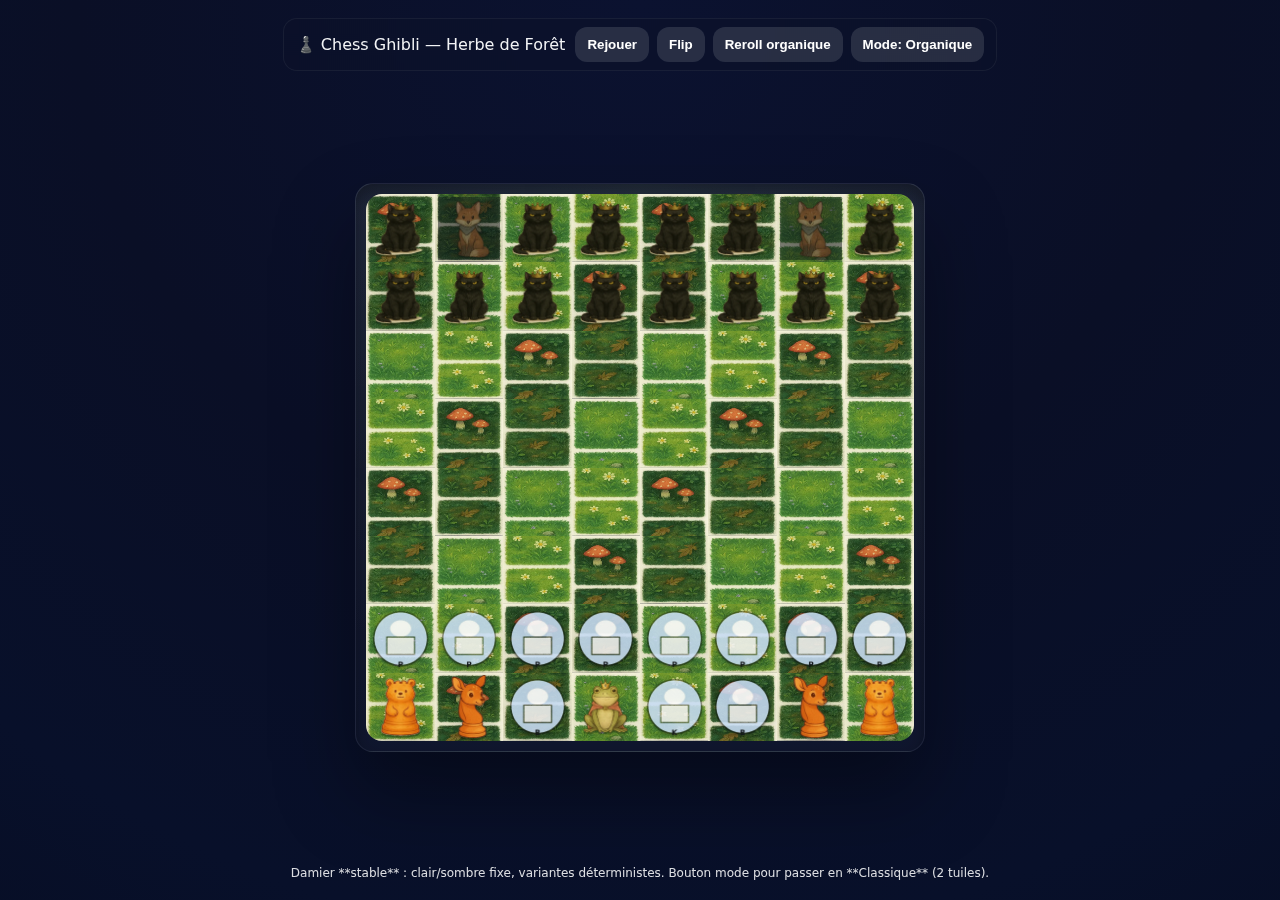
<file: index-webp-tiles-deterministic.html>
<!doctype html>
<html lang="fr">
  <head>
    <meta charset="UTF-8" />
    <meta name="viewport" content="width=device-width,initial-scale=1,maximum-scale=1,user-scalable=no"/>
    <title>Chess Ghibli — Herbe de Forêt (WebP, damier stable)</title>
    <style>
      :root { --sq: calc(min(11vmin, 12vw, 7.6vh)); --gap: 0px; --rad: 8px; --gold:#d1a325; }
      *{box-sizing:border-box} html,body{height:100%}
      body{margin:0;font-family:ui-rounded,system-ui,-apple-system,Segoe UI,Roboto,sans-serif;
           background:radial-gradient(110% 150% at 50% 0%,#0b1230 0%,#0a0f26 40%,#08102a 70%,#060c21 100%);
           color:#f3f4f6;overflow:hidden}
      .app{position:relative;display:grid;grid-template-rows:auto 1fr auto;gap:12px;height:100%;
           align-items:center;justify-items:center;padding:clamp(10px,2vmin,18px)}
      .header{position:relative;z-index:3;display:flex;align-items:center;gap:10px;padding:8px 12px;
              background:rgba(10,17,40,.45);border:1px solid rgba(255,255,255,.06);border-radius:14px;backdrop-filter:blur(6px)}
      .controls{display:flex;gap:8px;z-index:3;flex-wrap:wrap}
      button{cursor:pointer;border:none;padding:10px 12px;border-radius:12px;background:rgba(255,255,255,.12);color:#fff;font-weight:600}
      button:hover{background:rgba(255,255,255,.2)}
      .board-wrap{position:relative;z-index:2;padding:10px;border-radius:18px;
        background:radial-gradient(120% 140% at 50% 0%,rgba(90,120,100,.22),transparent 70%),linear-gradient(180deg,rgba(255,255,255,.06),rgba(255,255,255,.03));
        border:1px solid rgba(255,255,255,.06);box-shadow:0 40px 80px rgba(0,0,0,.35),0 8px 18px rgba(0,0,0,.35) inset}
      .board{display:grid;grid-template-columns:repeat(8,var(--sq));grid-template-rows:repeat(8,var(--sq));gap:0;
             position:relative;overflow:hidden;touch-action:manipulation;border-radius:16px}
      .square{width:var(--sq);height:var(--sq);display:grid;place-items:center;position:relative;overflow:hidden;
              /* grille subtile pour lisibilité */
              box-shadow: inset 0 0 0 1px rgba(0,0,0,.18);}
      .square .tile{position:absolute;inset:0;background-size:cover;background-repeat:no-repeat;background-position:center}
      /* micro-vignette pour mieux séparer sans cadre visible */
      .square::after{content:"";position:absolute;inset:0;background:radial-gradient(140% 160% at 50% 40%, rgba(0,0,0,0) 55%, rgba(0,0,0,.10) 100%);mix-blend-mode:multiply;pointer-events:none}
      .hint{position:absolute;width:22%;height:22%;border-radius:999px;background:rgba(255,255,255,.9);box-shadow:0 0 0 6px rgba(0,0,0,.14) inset}
      .selected{outline:3px solid var(--gold);border-radius:10px;z-index:2}
      .piece{width:92%;height:92%;object-fit:contain;user-select:none;touch-action:manipulation;filter:drop-shadow(0 2px 0 rgba(0,0,0,.25)) drop-shadow(0 8px 12px rgba(0,0,0,.18))}
      .footer{position:relative;z-index:3;opacity:.9;font-size:12px;text-align:center;padding:2px 8px}
      .mode{font-size:12px;opacity:.8;margin-left:6px}
    </style>
  </head>
  <body>
    <div class="app">
      <header class="header">
        <span class="brand">♟️ Chess Ghibli — Herbe de Forêt</span>
        <div class="controls">
          <button id="btnNew">Rejouer</button>
          <button id="btnFlip">Flip</button>
          <button id="btnReroll">Reroll organique</button>
          <button id="btnToggleMode">Mode: Organique</button>
        </div>
      </header>
      <main class="board-wrap">
        <div id="board" class="board"></div>
      </main>
      <footer class="footer">Damier **stable** : clair/sombre fixe, variantes déterministes. Bouton mode pour passer en **Classique** (2 tuiles).</footer>
    </div>

    <!-- Offline-lite engine -->
    <script>
      (function(w){
        function idx(sq){ var f=sq.charCodeAt(0)-97, r=sq.charCodeAt(1)-49; return {f,r}; }
        function inb(f,r){ return f>=0&&f<8&&r>=0&&r<8; }
        function startBoard(){
          var e=null,W='w',B='b';
          var P=(c)=>({type:'p',color:c}), R=(c)=>({type:'r',color:c}), N=(c)=>({type:'n',color:c}), Bf=(c)=>({type:'b',color:c}), Q=(c)=>({type:'q',color:c}), K=(c)=>({type:'k',color:c});
          return [
            [R(B),N(B),Bf(B),Q(B),K(B),Bf(B),N(B),R(B)],
            [P(B),P(B),P(B),P(B),P(B),P(B),P(B),P(B)],
            [e,e,e,e,e,e,e,e],
            [e,e,e,e,e,e,e,e],
            [e,e,e,e,e,e,e,e],
            [e,e,e,e,e,e,e,e],
            [P(W),P(W),P(W),P(W),P(W),P(W),P(W),P(W)],
            [R(W),N(W),Bf(W),Q(W),K(W),Bf(W),N(W),R(W)]
          ];
        }
        function sqOf(f,r){ return String.fromCharCode(97+f)+String.fromCharCode(49+r); }
        function pieceAt(b,sq){ var p=idx(sq); return b[7-p.r][p.f]; }
        function setAt(b,sq,val){ var p=idx(sq); b[7-p.r][p.f]=val; }
        function genMoves(b,turn,sq){
          var p=pieceAt(b,sq); if(!p || p.color!==turn) return [];
          var res=[], f=idx(sq).f, r=idx(sq).r, dr,df,nf,nr,t,target;
          function add(to){ var tpiece=pieceAt(b,to); res.push({from:sq,to:to,captured:tpiece?tpiece.type:undefined,piece:p.type}); }
          if(p.type==='p'){
            var dir = (p.color==='w')?+1:-1;
            var startRank = (p.color==='w')?1:6;
            var nf=f, nr=r+dir, t=sqOf(nf,nr);
            if(inb(nf,nr) && !pieceAt(b,t)){ res.push({from:sq,to:t,piece:p.type});
              if(r===startRank){ nr=r+2*dir; t=sqOf(nf,nr); if(!pieceAt(b,t)) res.push({from:sq,to:t,piece:p.type}); } }
            for(df of [-1,1]){
              nf=f+df; nr=r+dir;
              if(inb(nf,nr)){ t=sqOf(nf,nr); target=pieceAt(b,t); if(target && target.color!==p.color) add(t); }
            }
          } else if(p.type==='n'){
            var jumps=[[1,2],[2,1],[2,-1],[1,-2],[-1,-2],[-2,-1],[-2,1],[-1,2]];
            for(var k=0;k<jumps.length;k++){ nf=f+jumps[k][0]; nr=r+jumps[k][1];
              if(!inb(nf,nr)) continue; t=sqOf(nf,nr); target=pieceAt(b,t);
              if(!target || target.color!==p.color) add(t);
            }
          } else if(p.type==='k'){
            for(df=-1;df<=1;df++){ for(dr=-1;dr<=1;dr++){
              if(df===0 && dr===0) continue; nf=f+df; nr=r+dr;
              if(!inb(nf,nr)) continue; t=sqOf(nf,nr); target=pieceAt(b,t);
              if(!target || target.color!==p.color) add(t);
            }}
          } else {
            var dirs=[];
            if(p.type==='b'||p.type==='q') dirs.push([1,1],[1,-1],[-1,1],[-1,-1]);
            if(p.type==='r'||p.type==='q') dirs.push([1,0],[-1,0],[0,1],[0,-1]);
            for(var d=0;d<dirs.length;d++){
              df=dirs[d][0]; dr=dirs[d][1]; nf=f+df; nr=r+dr;
              while(inb(nf,nr)){
                t=sqOf(nf,nr); target=pieceAt(b,t);
                if(!target){ add(t); } else { if(target.color!==p.color) add(t); break; }
                nf+=df; nr+=dr;
              }
            }
          }
          return res;
        }
        function Board(){
          var b=startBoard(), turn='w';
          return {
            board: function(){ return b.map(row=>row.map(p=>p?{type:p.type,color:p.color}:null)); },
            reset: function(){ b=startBoard(); turn='w'; },
            turn: function(){ return turn; },
            get: function(sq){ return pieceAt(b,sq); },
            moves: function(opts){ var sq=opts && opts.square; if(!sq) return []; return genMoves(b,turn,sq).map(m=>({from:m.from,to:m.to,verbose:true})); },
            move: function(m){
              var legal = genMoves(b,turn,m.from).find(x=>x.to===m.to);
              if(!legal) return null;
              var P = pieceAt(b,m.from);
              var to = m.to;
              var r = idx(to).r;
              if(P.type==='p' && ((P.color==='w' && r===7) || (P.color==='b' && r===0))){
                setAt(b,m.from,null); setAt(b,to,{type:(m.promotion||'q'),color:P.color}); turn = (turn==='w')?'b':'w'; return {flags:'p'};
              }
              setAt(b,m.from,null); setAt(b,to,P); turn = (turn==='w')?'b':'w'; return {};
            }
          };
        }
        w.Chess = Board;
      })(window);
    </script>

    <script>
      (function(){
        const files = ['a','b','c','d','e','f','g','h'];
        const ranks = ['1','2','3','4','5','6','7','8'];
        let orientation = 'white';
        const game = new window.Chess();

        const boardEl = document.getElementById('board');
        const btnNew = document.getElementById('btnNew');
        const btnFlip = document.getElementById('btnFlip');
        const btnReroll = document.getElementById('btnReroll');
        const btnToggleMode = document.getElementById('btnToggleMode');

        // Tile sets
        const lightTiles = ['assets/tiles/grass-light-1.webp','assets/tiles/grass-light-2.webp','assets/tiles/grass-light-3.webp','assets/tiles/grass-light-4.webp'];
        const darkTiles  = ['assets/tiles/grass-dark-1.webp','assets/tiles/grass-dark-2.webp','assets/tiles/grass-dark-3.webp','assets/tiles/grass-dark-4.webp'];
        const classicLight = lightTiles[0];
        const classicDark  = darkTiles[0];

        // Pieces
        const mapFile = { k:'king-cat.webp', q:'queen-frog.webp', b:'bishop-owl.webp', n:'knight-fox.webp', r:'rook-bear.webp', p:'pawn-mouse.webp' };
        function assetPath(color, type){
          const side = (color === 'w') ? 'white' : 'black';
          return `assets/pieces/${side}/${mapFile[type]}`;
        }

        // helpers
        function isLightSquare(sq){
          const f = sq.charCodeAt(0) - 97; // a..h -> 0..7
          const r = sq.charCodeAt(1) - 49; // '1'..'8' -> 0..7
          return ((f + r) % 2) === 1; // a1=dark
        }
        let seed = 0;
        let mode = 'organic'; // 'organic' or 'classic'
        function variantIndex(sq){
          const f = sq.charCodeAt(0) - 97;
          const r = sq.charCodeAt(1) - 49;
          // deterministic 0..3
          return Math.abs((f*3 + r*5 + seed*7)) % 4;
        }

        function tileForSquare(sq){
          if (mode === 'classic') return isLightSquare(sq) ? classicLight : classicDark;
          const arr = isLightSquare(sq) ? lightTiles : darkTiles;
          return arr[variantIndex(sq)];
        }

        function render(){
          boardEl.innerHTML = '';
          const squares = [];
          for (let r=7; r>=0; r--) for (let f=0; f<8; f++) squares.push(files[f]+ranks[r]);
          const order = (orientation === 'black') ? squares.slice().reverse() : squares;

          const state = game.board();
          order.forEach((sq) => {
            const el = document.createElement('div');
            el.className = 'square';
            el.setAttribute('data-square', sq);

            const tile = document.createElement('div');
            tile.className = 'tile'; tile.style.backgroundImage = `url('${tileForSquare(sq)}')`;
            el.appendChild(tile);

            const f = files.indexOf(sq[0]);
            const r = ranks.indexOf(sq[1]);
            const p = state[7-r]?.[f] || null;
            if (p) {
              const img = new Image();
              img.className = 'piece';
              img.alt = (p.color==='w'?'White ':'Black ') + p.type;
              img.src = assetPath(p.color, p.type);
              el.appendChild(img);
            }
            el.addEventListener('click', onSquareClick, {passive:true});
            boardEl.appendChild(el);
          });
        }

        let selected = null;
        let legalMoves = [];

        function clearHighlights() {
          document.querySelectorAll('.square').forEach(s=>s.classList.remove('selected'));
          document.querySelectorAll('.square .hint').forEach(h=>h.remove());
        }
        function showHints() {
          legalMoves.forEach(m => {
            const toEl = document.querySelector('.square[data-square="'+m.to+'"]');
            if (toEl) {
              const dot = document.createElement('div');
              dot.className = 'hint';
              toEl.appendChild(dot);
            }
          });
        }
        function onSquareClick(e) {
          const sq = e.currentTarget.getAttribute('data-square');
          const piece = game.get(sq);
          const isOwn = piece && piece.color === game.turn();

          if (selected) {
            const legal = legalMoves.find(m => m.to === sq);
            if (legal) {
              game.move({ from: selected, to: sq, promotion: 'q' });
              selected = null; legalMoves = []; clearHighlights(); render(); return;
            }
            if (isOwn) {
              selected = sq;
              legalMoves = game.moves({ square: sq, verbose: true });
              clearHighlights(); document.querySelector('.square[data-square="'+sq+'"]')?.classList.add('selected'); showHints();
            } else { selected = null; legalMoves = []; clearHighlights(); }
            return;
          }

          if (isOwn) {
            selected = sq;
            legalMoves = game.moves({ square: sq, verbose: true });
            clearHighlights(); document.querySelector('.square[data-square="'+sq+'"]')?.classList.add('selected'); showHints();
          }
        }

        // Controls
        btnNew.addEventListener('click', () => { game.reset(); selected=null; legalMoves=[]; clearHighlights(); render(); });
        btnFlip.addEventListener('click', () => { orientation = (orientation === 'white') ? 'black' : 'white'; selected=null; legalMoves=[]; clearHighlights(); render(); });
        btnReroll.addEventListener('click', () => { seed = (seed + 1) % 1000; render(); });
        btnToggleMode.addEventListener('click', () => {
          mode = (mode === 'organic') ? 'classic' : 'organic';
          btnToggleMode.textContent = 'Mode: ' + (mode === 'organic' ? 'Organique' : 'Classique');
          render();
        });

        render();
      })();
    </script>
  </body>
</html>
</file>
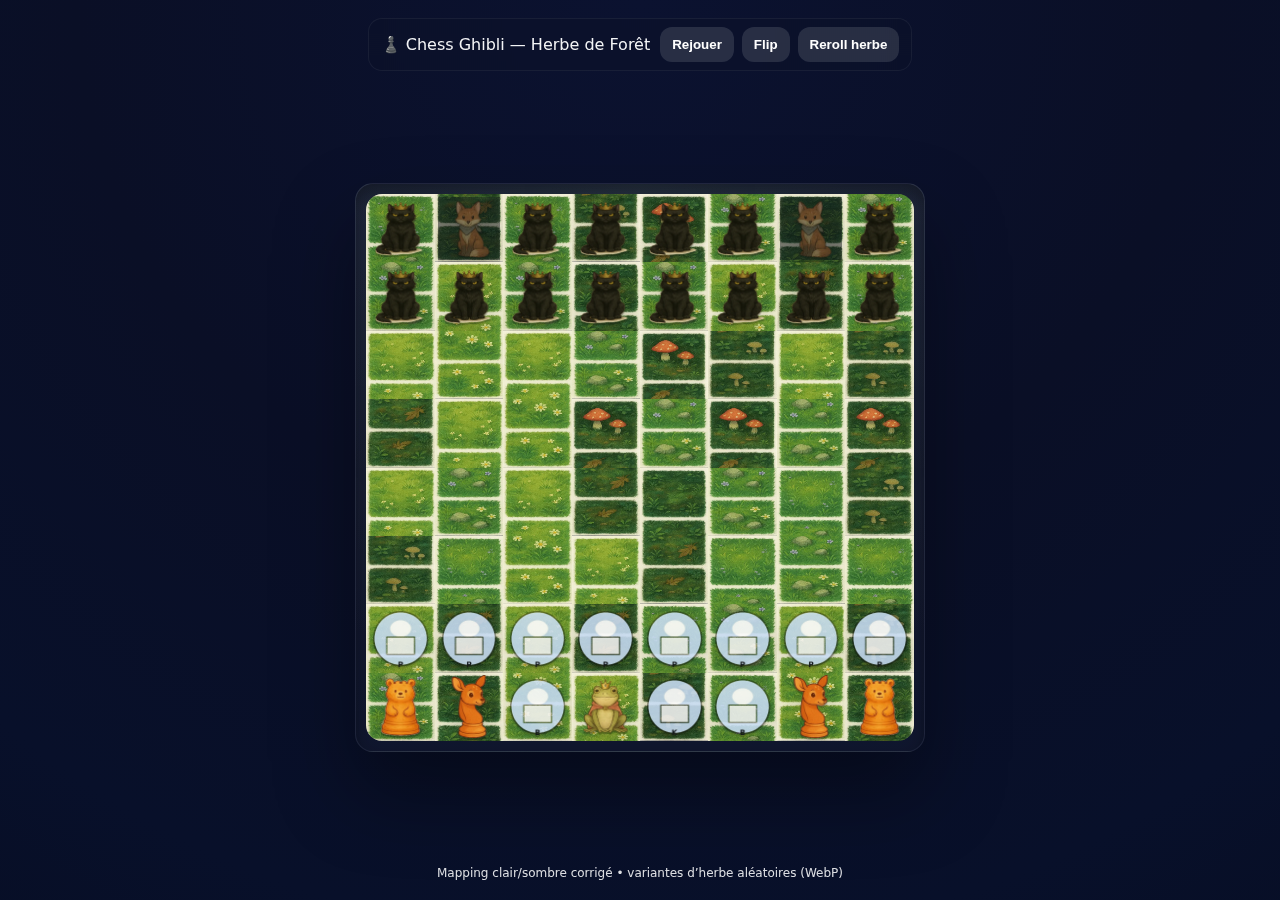
<file: index-webp-tiles-fixed.html>
<!doctype html>
<html lang="fr">
  <head>
    <meta charset="UTF-8" />
    <meta name="viewport" content="width=device-width,initial-scale=1,maximum-scale=1,user-scalable=no"/>
    <title>Chess Ghibli — Herbe de Forêt (WebP, mapping corrigé)</title>
    <style>
      :root { --sq: calc(min(11vmin, 12vw, 7.6vh)); --gap: 0px; --rad: 8px; --gold:#d1a325; }
      *{box-sizing:border-box} html,body{height:100%}
      body{margin:0;font-family:ui-rounded,system-ui,-apple-system,Segoe UI,Roboto,sans-serif;
           background:radial-gradient(110% 150% at 50% 0%,#0b1230 0%,#0a0f26 40%,#08102a 70%,#060c21 100%);
           color:#f3f4f6;overflow:hidden}
      .app{position:relative;display:grid;grid-template-rows:auto 1fr auto;gap:12px;height:100%;
           align-items:center;justify-items:center;padding:clamp(10px,2vmin,18px)}
      .header{position:relative;z-index:3;display:flex;align-items:center;gap:10px;padding:8px 12px;
              background:rgba(10,17,40,.45);border:1px solid rgba(255,255,255,.06);border-radius:14px;backdrop-filter:blur(6px)}
      .controls{display:flex;gap:8px;z-index:3;flex-wrap:wrap}
      button{cursor:pointer;border:none;padding:10px 12px;border-radius:12px;background:rgba(255,255,255,.12);color:#fff;font-weight:600}
      button:hover{background:rgba(255,255,255,.2)}
      .board-wrap{position:relative;z-index:2;padding:10px;border-radius:18px;
        background:radial-gradient(120% 140% at 50% 0%,rgba(90,120,100,.22),transparent 70%),linear-gradient(180deg,rgba(255,255,255,.06),rgba(255,255,255,.03));
        border:1px solid rgba(255,255,255,.06);box-shadow:0 40px 80px rgba(0,0,0,.35),0 8px 18px rgba(0,0,0,.35) inset}
      .board{display:grid;grid-template-columns:repeat(8,var(--sq));grid-template-rows:repeat(8,var(--sq));gap:0;
             position:relative;overflow:hidden;touch-action:manipulation;border-radius:16px}
      .square{width:var(--sq);height:var(--sq);display:grid;place-items:center;position:relative;overflow:hidden}
      .square .tile{position:absolute;inset:0;background-size:cover;background-repeat:no-repeat;background-position:center}
      .hint{position:absolute;width:22%;height:22%;border-radius:999px;background:rgba(255,255,255,.9);box-shadow:0 0 0 6px rgba(0,0,0,.14) inset}
      .selected{outline:3px solid var(--gold);border-radius:10px;z-index:2}
      .piece{width:92%;height:92%;object-fit:contain;user-select:none;touch-action:manipulation;filter:drop-shadow(0 2px 0 rgba(0,0,0,.25)) drop-shadow(0 8px 12px rgba(0,0,0,.18))}
      .footer{position:relative;z-index:3;opacity:.9;font-size:12px;text-align:center;padding:2px 8px}
    </style>
  </head>
  <body>
    <div class="app">
      <header class="header">
        <span class="brand">♟️ Chess Ghibli — Herbe de Forêt</span>
        <div class="controls">
          <button id="btnNew">Rejouer</button>
          <button id="btnFlip">Flip</button>
          <button id="btnReroll">Reroll herbe</button>
        </div>
      </header>
      <main class="board-wrap">
        <div id="board" class="board"></div>
      </main>
      <footer class="footer">Mapping clair/sombre corrigé • variantes d’herbe aléatoires (WebP)</footer>
    </div>

    <!-- Offline-lite engine -->
    <script>
      (function(w){
        function idx(sq){ var f=sq.charCodeAt(0)-97, r=sq.charCodeAt(1)-49; return {f,r}; }
        function inb(f,r){ return f>=0&&f<8&&r>=0&&r<8; }
        function startBoard(){
          var e=null,W='w',B='b';
          var P=(c)=>({type:'p',color:c}), R=(c)=>({type:'r',color:c}), N=(c)=>({type:'n',color:c}), Bf=(c)=>({type:'b',color:c}), Q=(c)=>({type:'q',color:c}), K=(c)=>({type:'k',color:c});
          return [
            [R(B),N(B),Bf(B),Q(B),K(B),Bf(B),N(B),R(B)],
            [P(B),P(B),P(B),P(B),P(B),P(B),P(B),P(B)],
            [e,e,e,e,e,e,e,e],
            [e,e,e,e,e,e,e,e],
            [e,e,e,e,e,e,e,e],
            [e,e,e,e,e,e,e,e],
            [P(W),P(W),P(W),P(W),P(W),P(W),P(W),P(W)],
            [R(W),N(W),Bf(W),Q(W),K(W),Bf(W),N(W),R(W)]
          ];
        }
        function sqOf(f,r){ return String.fromCharCode(97+f)+String.fromCharCode(49+r); }
        function pieceAt(b,sq){ var p=idx(sq); return b[7-p.r][p.f]; }
        function setAt(b,sq,val){ var p=idx(sq); b[7-p.r][p.f]=val; }
        function genMoves(b,turn,sq){
          var p=pieceAt(b,sq); if(!p || p.color!==turn) return [];
          var res=[], f=idx(sq).f, r=idx(sq).r, dr,df,nf,nr,t,target;
          function add(to){ var tpiece=pieceAt(b,to); res.push({from:sq,to:to,captured:tpiece?tpiece.type:undefined,piece:p.type}); }
          if(p.type==='p'){
            var dir = (p.color==='w')?+1:-1;
            var startRank = (p.color==='w')?1:6;
            var nf=f, nr=r+dir, t=sqOf(nf,nr);
            if(inb(nf,nr) && !pieceAt(b,t)){ res.push({from:sq,to:t,piece:p.type});
              if(r===startRank){ nr=r+2*dir; t=sqOf(nf,nr); if(!pieceAt(b,t)) res.push({from:sq,to:t,piece:p.type}); } }
            for(df of [-1,1]){
              nf=f+df; nr=r+dir;
              if(inb(nf,nr)){ t=sqOf(nf,nr); target=pieceAt(b,t); if(target && target.color!==p.color) add(t); }
            }
          } else if(p.type==='n'){
            var jumps=[[1,2],[2,1],[2,-1],[1,-2],[-1,-2],[-2,-1],[-2,1],[-1,2]];
            for(var k=0;k<jumps.length;k++){ nf=f+jumps[k][0]; nr=r+jumps[k][1];
              if(!inb(nf,nr)) continue; t=sqOf(nf,nr); target=pieceAt(b,t);
              if(!target || target.color!==p.color) add(t);
            }
          } else if(p.type==='k'){
            for(df=-1;df<=1;df++){ for(dr=-1;dr<=1;dr++){
              if(df===0 && dr===0) continue; nf=f+df; nr=r+dr;
              if(!inb(nf,nr)) continue; t=sqOf(nf,nr); target=pieceAt(b,t);
              if(!target || target.color!==p.color) add(t);
            }}
          } else {
            var dirs=[];
            if(p.type==='b'||p.type==='q') dirs.push([1,1],[1,-1],[-1,1],[-1,-1]);
            if(p.type==='r'||p.type==='q') dirs.push([1,0],[-1,0],[0,1],[0,-1]);
            for(var d=0;d<dirs.length;d++){
              df=dirs[d][0]; dr=dirs[d][1]; nf=f+df; nr=r+dr;
              while(inb(nf,nr)){
                t=sqOf(nf,nr); target=pieceAt(b,t);
                if(!target){ add(t); } else { if(target.color!==p.color) add(t); break; }
                nf+=df; nr+=dr;
              }
            }
          }
          return res;
        }
        function Board(){
          var b=startBoard(), turn='w';
          return {
            board: function(){ return b.map(row=>row.map(p=>p?{type:p.type,color:p.color}:null)); },
            reset: function(){ b=startBoard(); turn='w'; },
            turn: function(){ return turn; },
            get: function(sq){ return pieceAt(b,sq); },
            moves: function(opts){ var sq=opts && opts.square; if(!sq) return []; return genMoves(b,turn,sq).map(m=>({from:m.from,to:m.to,verbose:true})); },
            move: function(m){
              var legal = genMoves(b,turn,m.from).find(x=>x.to===m.to);
              if(!legal) return null;
              var P = pieceAt(b,m.from);
              var to = m.to;
              var r = idx(to).r;
              if(P.type==='p' && ((P.color==='w' && r===7) || (P.color==='b' && r===0))){
                setAt(b,m.from,null); setAt(b,to,{type:(m.promotion||'q'),color:P.color}); turn = (turn==='w')?'b':'w'; return {flags:'p'};
              }
              setAt(b,m.from,null); setAt(b,to,P); turn = (turn==='w')?'b':'w'; return {};
            }
          };
        }
        w.Chess = Board;
      })(window);
    </script>

    <script>
      (function(){
        const files = ['a','b','c','d','e','f','g','h'];
        const ranks = ['1','2','3','4','5','6','7','8'];
        let orientation = 'white';
        const game = new window.Chess();

        const boardEl = document.getElementById('board');
        const btnNew = document.getElementById('btnNew');
        const btnFlip = document.getElementById('btnFlip');
        const btnReroll = document.getElementById('btnReroll');

        const lightTiles = ['assets/tiles/grass-light-1.webp','assets/tiles/grass-light-2.webp','assets/tiles/grass-light-3.webp','assets/tiles/grass-light-4.webp'];
        const darkTiles  = ['assets/tiles/grass-dark-1.webp','assets/tiles/grass-dark-2.webp','assets/tiles/grass-dark-3.webp','assets/tiles/grass-dark-4.webp'];
        const mapFile = { k:'king-cat.webp', q:'queen-frog.webp', b:'bishop-owl.webp', n:'knight-fox.webp', r:'rook-bear.webp', p:'pawn-mouse.webp' };

        function assetPath(color, type){
          const side = (color === 'w') ? 'white' : 'black';
          return `assets/pieces/${side}/${mapFile[type]}`;
        }

        function makeSquares() {
          const list = [];
          for (let r=7; r>=0; r--) for (let f=0; f<8; f++) list.push(files[f]+ranks[r]);
          return orientation === 'black' ? list.reverse() : list;
        }

        // Use file+rank parity to decide light/dark (a1 must be dark)
        function isLightSquare(sq){
          const f = sq.charCodeAt(0) - 97;        // a..h -> 0..7
          const r = sq.charCodeAt(1) - 49;        // '1'..'8' -> 0..7
          // a1 (0+0) is even => dark, so light when parity==1
          return ((f + r) % 2) === 1;
        }

        function rerollTextures(){
          document.querySelectorAll('.square').forEach((el) => {
            const sq = el.getAttribute('data-square');
            const arr = isLightSquare(sq) ? lightTiles : darkTiles;
            const url = arr[Math.floor(Math.random()*arr.length)];
            let tile = el.querySelector('.tile');
            if(!tile){ tile = document.createElement('div'); tile.className = 'tile'; el.appendChild(tile); }
            tile.style.backgroundImage = `url('${url}')`;
          });
        }

        function render() {
          boardEl.innerHTML = '';
          const squares = makeSquares();
          const state = game.board();
          squares.forEach((sq) => {
            const el = document.createElement('div');
            el.className = 'square';
            el.setAttribute('data-square', sq);

            // assign correct light/dark variant by real parity
            const arr = isLightSquare(sq) ? lightTiles : darkTiles;
            const url = arr[Math.floor(Math.random()*arr.length)];
            const tile = document.createElement('div');
            tile.className = 'tile';
            tile.style.backgroundImage = `url('${url}')`;
            el.appendChild(tile);

            const f = files.indexOf(sq[0]);
            const r = ranks.indexOf(sq[1]);
            const p = state[7-r]?.[f] || null;
            if (p) {
              const img = new Image();
              img.className = 'piece';
              img.alt = (p.color==='w'?'White ':'Black ') + p.type;
              img.src = assetPath(p.color, p.type);
              el.appendChild(img);
            }
            el.addEventListener('click', onSquareClick, {passive:true});
            boardEl.appendChild(el);
          });
        }

        let selected = null;
        let legalMoves = [];

        function clearHighlights() {
          document.querySelectorAll('.square').forEach(s=>s.classList.remove('selected'));
          document.querySelectorAll('.square .hint').forEach(h=>h.remove());
        }

        function showHints() {
          legalMoves.forEach(m => {
            const toEl = document.querySelector('.square[data-square="'+m.to+'"]');
            if (toEl) {
              const dot = document.createElement('div');
              dot.className = 'hint';
              toEl.appendChild(dot);
            }
          });
        }

        function onSquareClick(e) {
          const sq = e.currentTarget.getAttribute('data-square');
          const piece = game.get(sq);
          const isOwn = piece && piece.color === game.turn();

          if (selected) {
            const legal = legalMoves.find(m => m.to === sq);
            if (legal) {
              game.move({ from: selected, to: sq, promotion: 'q' });
              selected = null; legalMoves = []; clearHighlights(); render(); return;
            }
            if (isOwn) {
              selected = sq;
              legalMoves = game.moves({ square: sq, verbose: true });
              clearHighlights(); document.querySelector('.square[data-square="'+sq+'"]')?.classList.add('selected'); showHints();
            } else { selected = null; legalMoves = []; clearHighlights(); }
            return;
          }

          if (isOwn) {
            selected = sq;
            legalMoves = game.moves({ square: sq, verbose: true });
            clearHighlights(); document.querySelector('.square[data-square="'+sq+'"]')?.classList.add('selected'); showHints();
          }
        }

        btnNew.addEventListener('click', () => { game.reset(); selected=null; legalMoves=[]; clearHighlights(); render(); });
        btnFlip.addEventListener('click', () => { orientation = (orientation === 'white') ? 'black' : 'white'; selected=null; legalMoves=[]; clearHighlights(); render(); });
        btnReroll.addEventListener('click', () => { rerollTextures(); });

        render();
      })();
    </script>
  </body>
</html>
</file>
